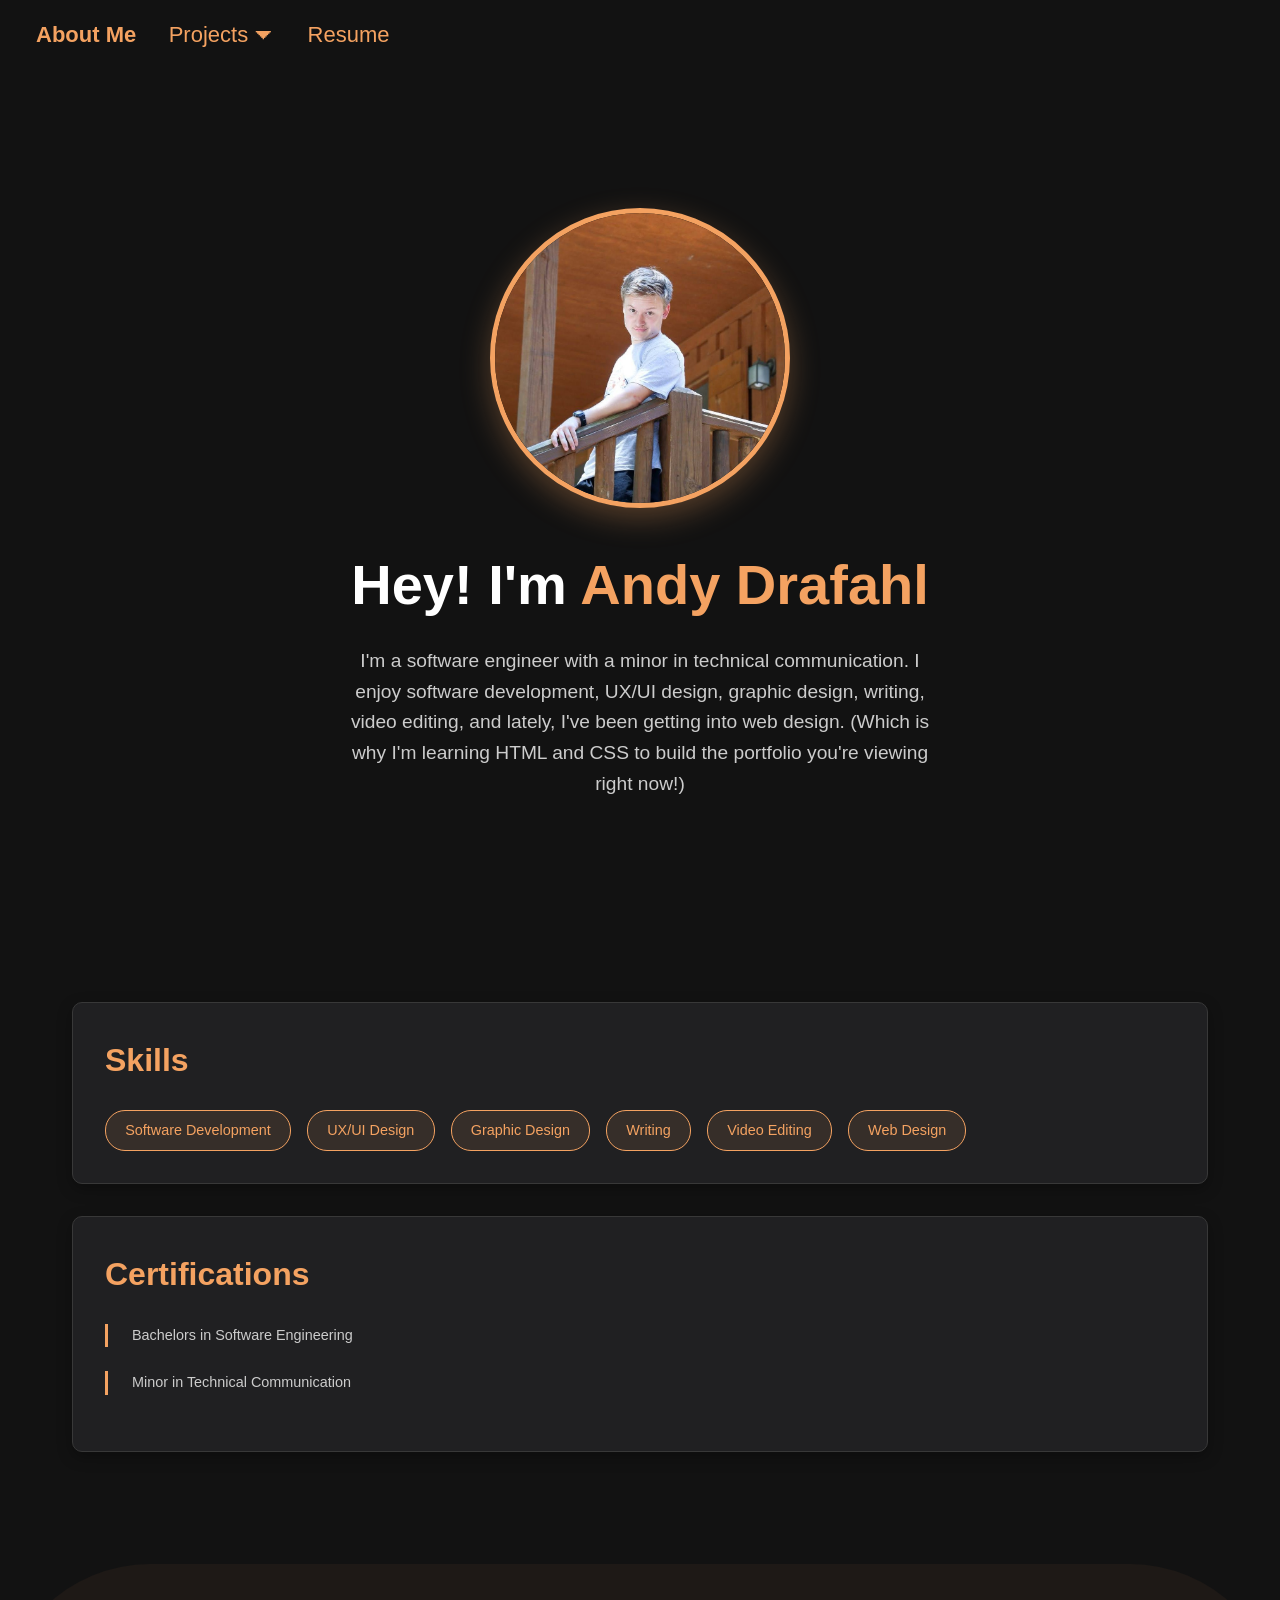
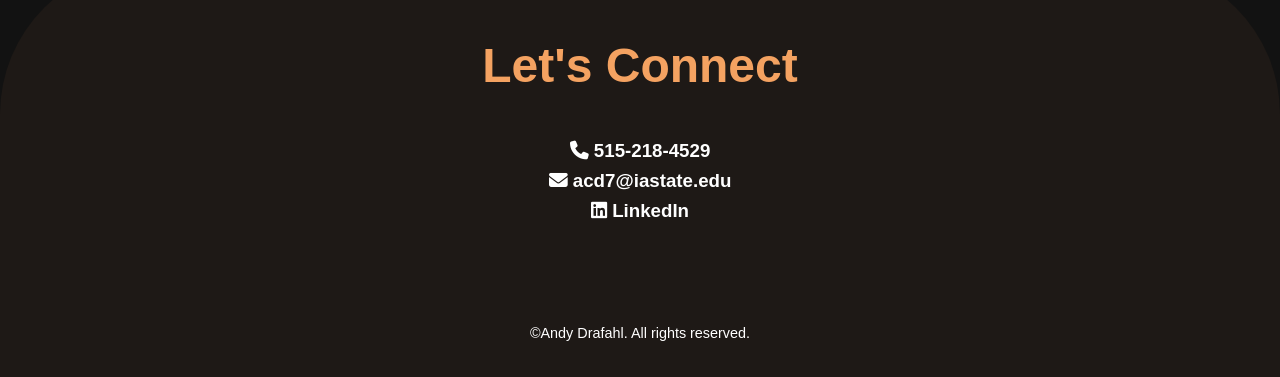
<file: index.html>
<!doctype html>
<html lang="en">
  <head>
    <meta charset="UTF-8" />
    <meta name="viewport" content="width=device-width, initial-scale=1.0" />
    <link
      rel="stylesheet"
      href="https://cdnjs.cloudflare.com/ajax/libs/font-awesome/6.5.0/css/all.min.css"
    />
    <title>Andy Drafahl | Portfolio</title>
    <style>
      :root {
        --primary: #f4a261;
        --dark: hsl(0, 0%, 7%);
        --dark-gray: hsl(240, 3%, 13%);
        --medium-gray: hsl(0, 0%, 22%);
        --light-gray: #ccc;
        --white: #fff;
      }

      * {
        margin: 0;
        padding: 0;
        box-sizing: border-box;
      }

      body {
        background-color: var(--dark);
        color: var(--white);
        font-family: "Segoe UI", Tahoma, Geneva, Verdana, sans-serif;
        line-height: 1.6;
      }

      header {
        min-height: 100vh;
        display: flex;
        flex-direction: column;
        justify-content: center;
        align-items: center;
        text-align: center;
        padding: 2rem;
        position: relative;
        overflow: hidden;
      }

      header::before {
        content: "";
        position: absolute;
        top: -50%;
        left: -50%;
        width: 200%;
        height: 200%;
        z-index: -1;
      }

      .profile-image {
        width: 300px;
        height: 300px;
        border-radius: 50%;
        object-fit: cover;
        border: 5px solid var(--primary);
        margin-bottom: 2rem;
        box-shadow: 0 10px 30px rgba(244, 162, 97, 0.3);
      }

      h1 {
        font-size: 3.5rem;
        margin-bottom: 1rem;
        font-weight: 700;
      }

      .name-highlight {
        color: var(--primary);
      }

      .tagline {
        font-size: 1.2rem;
        max-width: 600px;
        margin: 0 auto 2rem;
        color: var(--light-gray);
      }

      .container {
        max-width: 1200px;
        margin: 0 auto;
        padding: 2rem;
      }

      .card {
        background-color: var(--dark-gray);
        border-radius: 10px;
        padding: 2rem;
        margin-bottom: 2rem;
        box-shadow: 0 5px 15px rgba(0, 0, 0, 0.3);
        border: 1px solid var(--medium-gray);
      }

      h2 {
        color: var(--primary);
        font-size: 2rem;
        margin-bottom: 1.5rem;
        position: relative;
        display: inline-block;
      }

      .skills-list {
        display: flex;
        flex-wrap: wrap;
        gap: 1rem;
      }

      .skills-list li {
        list-style: none;
        background-color: rgba(244, 162, 97, 0.1);
        border: 1px solid var(--primary);
        color: var(--primary);
        padding: 0.5rem 1.2rem;
        border-radius: 20px;
        font-size: 0.9rem;
        transition: all 0.3s ease;
      }

      .skills-list :hover {
        cursor: none;
        background-color: var(--primary);
        color: var(--dark);
        transform: translateY(-3px);
      }

      .projects-grid {
        display: grid;
        grid-template-columns: repeat(auto-fill, minmax(300px, 1fr));
        gap: 2rem;
      }

      .project {
        background-color: rgba(244, 162, 97, 0.1);
        border: 1px solid var(--primary);
        border-radius: 8px;
        padding: 1.5rem;
        transition: all 0.3s ease;
      }

      .project h3 {
        color: var(--primary);
        margin-bottom: 0.5rem;
        font-size: 1.3rem;
      }

      .project p {
        color: var(--light-gray);
        margin-bottom: 1rem;
      }

      .project a {
        color: var(--primary);
        font-size: 20px;
        text-decoration: none;
        font-weight: 600;
        display: inline-flex;
        align-items: center;
        gap: 0.5rem;
      }

      .project a:hover {
        text-decoration: underline;
      }

      .certifications-list {
        margin-bottom: 1.5rem;
        padding-left: 1.5rem;

        list-style: none;
        border-left: 3px solid var(--primary);
      }

      .certifications-list h2 {
        color: var(--white);
        font-weight: 600;
        margin-bottom: 0.3rem;
      }

      .certifications-list li {
        color: var(--light-gray);
        /* line-height: 10px; */
        font-size: 0.9rem;
      }

      .contact-section {
        border-top-left-radius: 150px;
        border-top-right-radius: 150px;

        text-align: center;
        padding: 4rem 2rem;
        background-color: rgba(244, 162, 97, 0.05);
        margin-top: 3rem;
      }

      .contact-heading {
        font-size: 3rem;
        margin-bottom: 2rem;
        color: var(--primary);
      }

      .contact-links {
        display: flex;
        justify-content: center;
        gap: 2rem;
        flex-wrap: wrap;
      }

      .contact-section a {
        color: var(--light);
        text-decoration: none;
        /*background-color: var(--primary);*/
        /*text-decoration: none;*/
        /*font-size: 2rem;*/
        /*margin: 10px;*/

        /*margin-top: 100px;*/
        /*padding: 5px;*/
        /*border-radius:30px;*/
        /*transition: all 0.3s ease;*/
      }

      .contact-links a:hover {
        transform: scale(1.05);
      }

      .contact-icon {
        font-size: 1.5rem;
      }
      .custom-section {
        margin-bottom: 1.5rem;
        padding-left: 1.5rem;

        list-style: none;
        border-left: 3px solid var(--primary);
      }

      .custom-section h2 {
        color: var(--white);
        font-weight: 600;
        margin-bottom: 0.3rem;
      }

      .custom-section li {
        margin-top: 20px;
        color: var(--light-gray);
        font-size: 0.9rem;
      }
      .custom-section p {
        color: var(--light-gray);
        margin-bottom: 1rem;
      }

      footer {
        background-color: rgba(244, 162, 97, 0.05);
        text-align: center;
        padding: 2rem;
        font-size: 0.9rem;
      }

      @media (max-width: 768px) {
        h1 {
          font-size: 2.5rem;
        }

        .contact-heading {
          font-size: 2.2rem;
        }

        .projects-grid {
          grid-template-columns: 1fr;
        }

        .contact-links {
          flex-direction: column;
          align-items: center;
        }
      }

      @media (max-width: 480px) {
        h1 {
          font-size: 2rem;
        }

        .profile-image {
          width: 150px;
          height: 150px;
        }

        .contact-heading {
          font-size: 1.8rem;
        }
      }

      /* Nav bar stuff */
      #menu {
        background: var(--dark);
        height: 70px;
        padding-left: 18px;
        border-radius: 0px;
        margin-left: 4px;
      }
      #menu ul,
      #menu li {
        margin: 0 auto;
        padding: 0;
        list-style: none;
      }
      #menu ul {
        width: 100%;
        text-align: left;
      }
      #menu li {
        display: inline-block;
        position: relative;
      }
      #menu a {
        display: block;
        line-height: 70px;
        padding: 0 14px;
        text-decoration: none;
        color: #f4a261;
        font-size: 22px;
      }
      #menu p {
        display: block;
        line-height: 70px;
        padding: 0 14px;
        text-decoration: none;
        color: #f4a261;
        font-size: 22px;
      }
      #menu a.dropdown-arrow:after {
        content: "\23F7";
        margin-left: 5px;
      }
      #menu p.dropdown-arrow:after {
        content: "\23F7";
        margin-left: 5px;
      }
      #menu li a:hover {
        color: #ffffff;
        background: var(--dark);
      }
      #menu input {
        display: none;
        margin: 0;
        padding: 0;
        height: 70px;
        width: 100%;
        opacity: 0;
        cursor: pointer;
      }
      #menu label {
        display: none;
        line-height: 70px;
        text-align: center;
        position: absolute;
        left: 35px;
      }
      #menu label:before {
        font-size: 1.6em;
        color: #f4a261;
        content: "\2261";
        margin-left: 20px;
      }
      #menu ul.sub-menus {
        height: auto;
        overflow: hidden;
        width: 170px;
        background: var(--dark-gray);
        position: absolute;
        z-index: 99;
        display: none;
      }
      #menu ul.sub-menus li {
        display: block;
        text-align: left;
        width: 100%;
      }
      #menu ul.sub-menus a {
        color: #f4a261;
        font-size: 22px;
      }
      #menu li:hover ul.sub-menus {
        display: block;
      }
      #menu ul.sub-menus a:hover {
        background: var(--dark-gray);
        color: #ffffff;
      }
      @media screen and (max-width: 800px) {
        #menu {
          position: relative;
        }
        #menu ul {
          background: var(--dark);
          position: absolute;
          top: 100%;
          right: 0;
          left: 0;
          z-index: 3;
          height: auto;
          display: none;
          text-align: left;
        }
        #menu ul.sub-menus {
          width: 100%;
          position: static;
        }
        #menu ul.sub-menus a {
          padding-left: 30px;
        }
        #menu li {
          display: block;
          float: none;
          width: auto;
        }
        #menu input,
        #menu label {
          position: absolute;
          top: 0;
          left: 0;
          display: block;
        }
        #menu input {
          z-index: 4;
        }
        #menu input:checked + label {
          color: #f4a261;
        }
        #menu input:checked + label:before {
          content: "\00d7";
        }
        #menu input:checked ~ ul {
          display: block;
        }
      }

      /* mobile styles */
      @media only screen and (max-width: 767px) {
        .menu-container {
          flex-direction: column;
          align-items: flex-end;
        }

        .menu {
          position: absolute;
          box-sizing: border-box;
          width: 300px;
          right: -300px;
          top: 0;
          margin: -20px;
          padding: 75px 50px 50px;
          background: #f4a261;
          -webkit-font-smoothing: antialiased;
          /* to stop flickering of text in safari */
          transform-origin: 0% 0%;
          transform: translateX(0%);
          transition: transform 0.5s cubic-bezier(0.77, 0.2, 0.05, 1);
        }

        .menu-container input:checked ~ .menu {
          transform: translateX(-100%);
        }
      }

      /* desktop styles */
      @media only screen and (min-width: 768px) {
        .menu-container {
          width: 100%;
        }

        .menu-container a {
          color: #f4a261;
        }

        .menu-container input {
          display: none;
        }

        /* Burger menu */
        .menu-container span {
          display: none;
        }

        .menu {
          position: relative;
          width: 100%;
          display: flex;
          justify-content: space-between;
        }

        .menu ul {
          display: flex;
          padding: 0;
        }

        .menu li {
          padding: 0 20px;
        }
      }
    </style>
  </head>
  <script>
    function updatemenu() {
      if (document.getElementById("responsive-menu").checked == true) {
        document.getElementById("menu").style.borderBottomRightRadius = "0";
        document.getElementById("menu").style.borderBottomLeftRadius = "0";
      } else {
        document.getElementById("menu").style.borderRadius = "0px";
      }
    }
  </script>
  <body>
    <nav id="menu">
      <input
        type="checkbox"
        id="responsive-menu"
        onclick="updatemenu()"
      /><label></label>
      <ul>
        <li><a href="/"><b>About Me</b></a></li>
        <li>
          <p class="dropdown-arrow">Projects</p>
          <ul class="sub-menus">
            <li><a href="/softwareProjects.html">Software</a></li>
            <li><a href="/designAndWritingProjects.html">Design/Writing</a></li>
            <li><a href="/videoEditingProjects.html">Video Editing</a></li>
          </ul>
        </li>
        <li><a href="/resume.html">Resume</a></li>
      </ul>
    </nav>

    
    <header>
      <img src="Profile.jpg" alt="Andy Drafahl" class="profile-image" />
      <h1>Hey! I'm <span class="name-highlight">Andy Drafahl</span></h1>
      <p class="tagline">
        I'm a software engineer with a minor in technical communication. I enjoy
        software development, UX/UI design, graphic design, writing, video
        editing, and lately, I've been getting into web design. (Which is why
        I'm learning HTML and CSS to build the portfolio you're viewing right
        now!)
      </p>
    </header>

    <main class="container">
      <section class="card">
        <h2>Skills</h2>
        <div class="skills-list">
          <li>Software Development</li>
          <li>UX/UI Design</li>
          <li>Graphic Design</li>
          <li>Writing</li>
          <li>Video Editing</li>
          <li>Web Design</li>
        </div>
      </section>

      <section class="card">
        <h2>Certifications</h2>
        <div class="certifications-list">
          <li>Bachelors in Software Engineering</li>
        </div>
        <div class="certifications-list">
          <li>Minor in Technical Communication</li>
        </div>
      </section>
    </main>

    <section class="contact-section">
      <h2 class="contact-heading">Let's Connect</h2>
      <div class="contact-links">
        <div class="contact">
          <h3><i class="fas fa-phone"></i> 515-218-4529</h3>
          <h3>
            <i class="fas fa-envelope"></i>
            <a href="mailto:acd7@iastate.edu"> acd7@iastate.edu</a>
          </h3>
          <h3>
            <i class="fab fa-linkedin"></i
            ><a href="https://www.linkedin.com/in/andy-drafahl" target="_blank">
              LinkedIn</a
            >
          </h3>
        </div>
      </div>
    </section>

    <footer>
      <p>&copy;Andy Drafahl. All rights reserved.</p>
    </footer>
  </body>
</html>
</file>
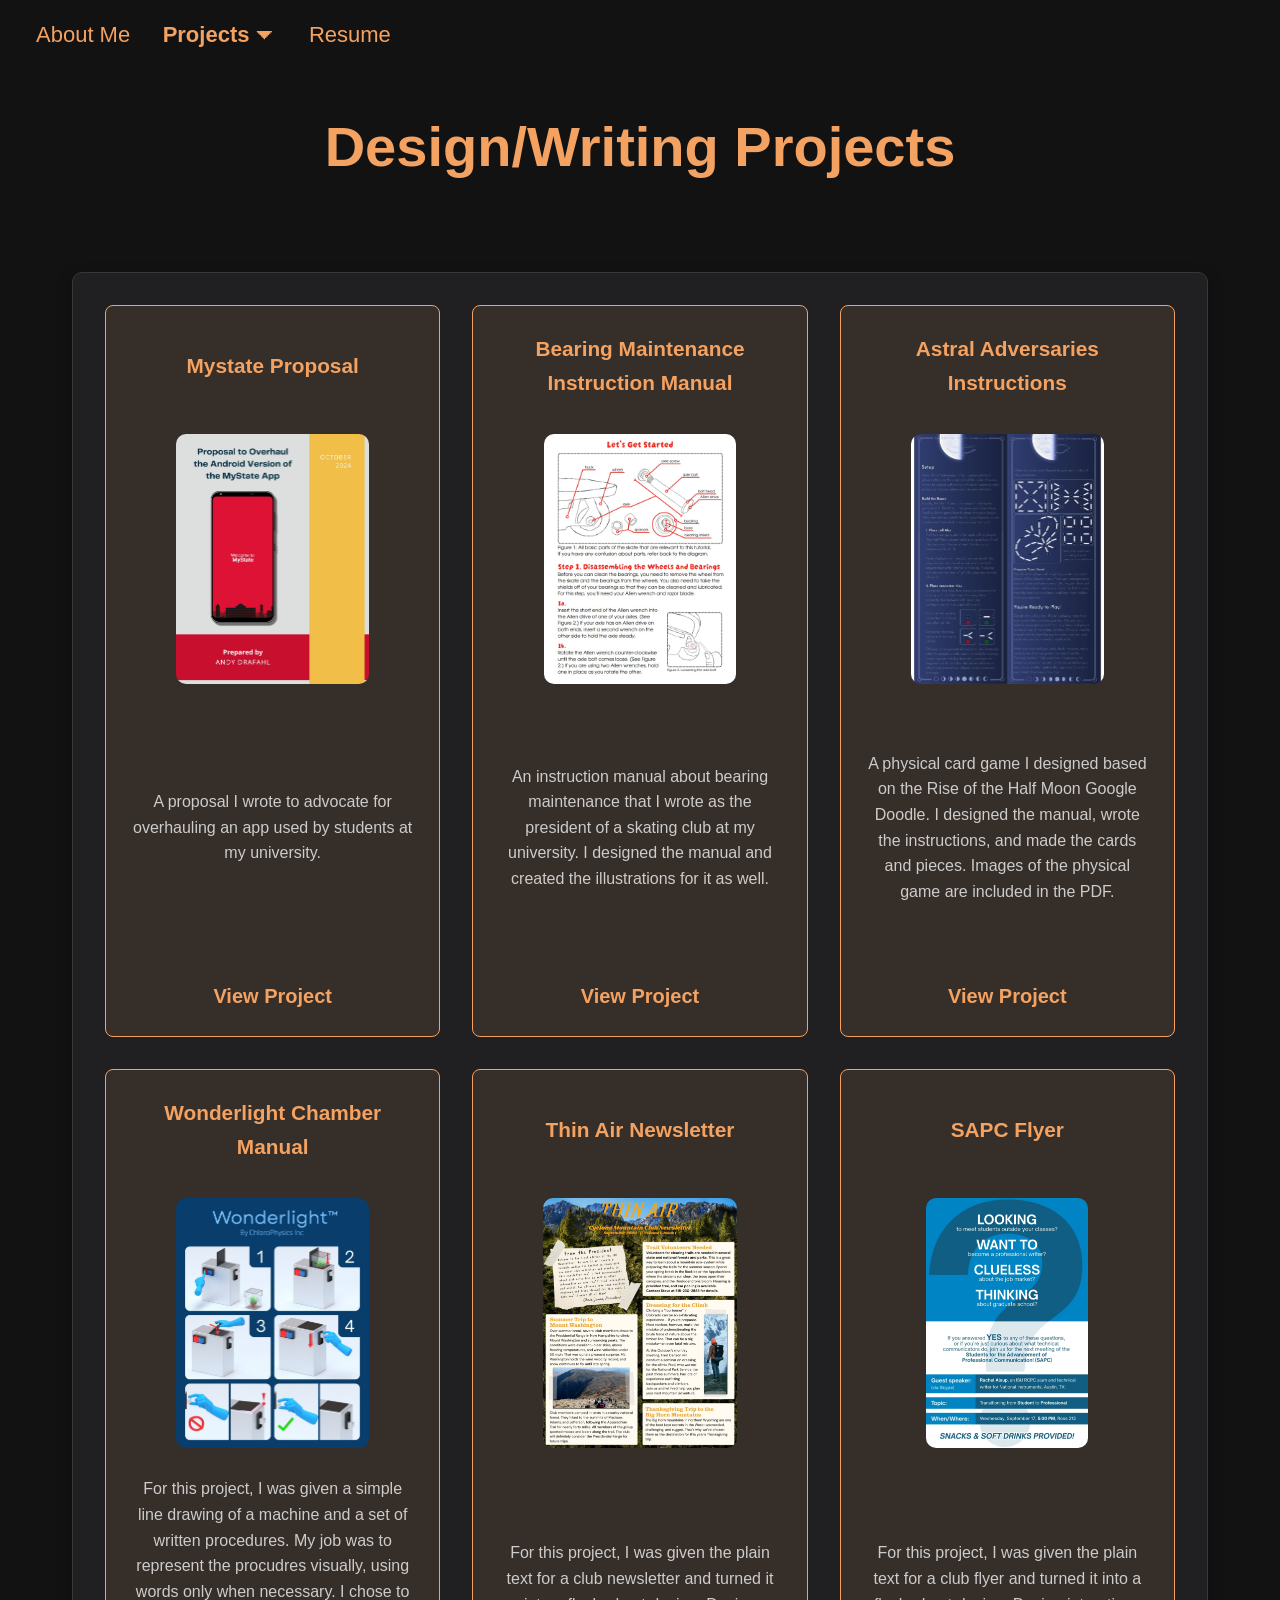
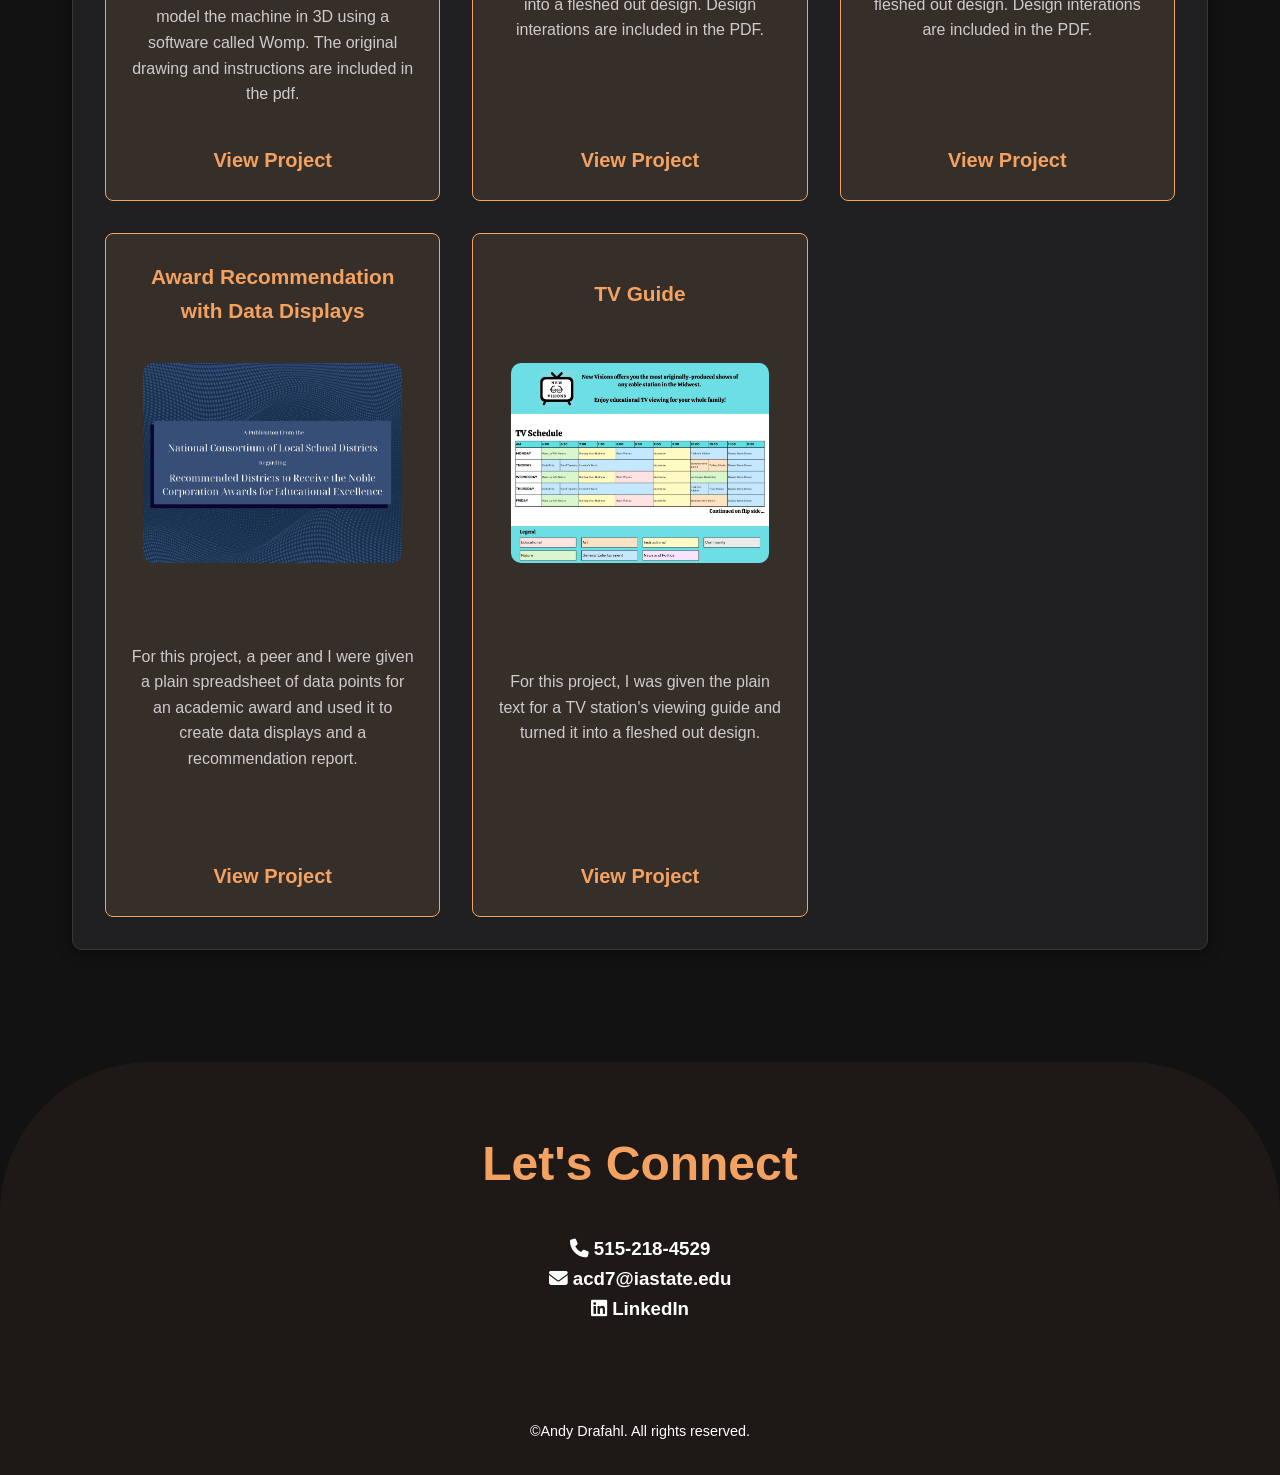
<file: designAndWritingProjects.html>
<!doctype html>
<html lang="en">
  <head>
    <meta charset="UTF-8" />
    <meta name="viewport" content="width=device-width, initial-scale=1.0" />
    <link
      rel="stylesheet"
      href="https://cdnjs.cloudflare.com/ajax/libs/font-awesome/6.5.0/css/all.min.css"
    />
    <title>Andy Drafahl | Portfolio</title>
    <style>
      :root {
        --primary: #f4a261;
        --dark: hsl(0, 0%, 7%);
        --dark-gray: hsl(240, 2%, 13%);
        --medium-gray: hsl(0, 0%, 22%);
        --light-gray: #ccc;
        --white: #fff;
      }

      * {
        margin: 0;
        padding: 0;
        box-sizing: border-box;
      }

      body {
        background-color: var(--dark);
        color: var(--white);
        font-family: "Segoe UI", Tahoma, Geneva, Verdana, sans-serif;
        line-height: 1.6;
      }

      header {
        min-height: 100vh;
        flex-direction: column;
        justify-content: center;
        align-items: center;
        text-align: center;
        padding: 2rem;
        position: relative;
        overflow: hidden;
      }

      heading {
        min-height: 10vh;
        display: flex;
        flex-direction: column;
        justify-content: center;
        align-items: center;
        text-align: center;
        padding: 2rem;
        position: relative;
        overflow: hidden;
      }

      header::before {
        content: "";
        position: absolute;
        top: -50%;
        left: -50%;
        width: 200%;
        height: 200%;
        z-index: -1;
      }

      .profile-image {
        width: 300px;
        height: 300px;
        border-radius: 50%;
        object-fit: cover;
        border: 5px solid var(--primary);
        margin-bottom: 2rem;
        box-shadow: 0 10px 30px rgba(244, 162, 97, 0.3);
      }

      h1 {
        font-size: 3.5rem;
        margin-bottom: 1rem;
        font-weight: 700;
      }

      .name-highlight {
        color: var(--primary);
      }

      .tagline {
        font-size: 1.2rem;
        max-width: 600px;
        margin: 0 auto 2rem;
        color: var(--light-gray);
      }

      .container {
        max-width: 1200px;
        margin: 0 auto;
        padding: 2rem;
      }

      .card {
        background-color: var(--dark-gray);
        border-radius: 10px;
        padding: 2rem;
        margin-bottom: 2rem;
        box-shadow: 0 5px 15px rgba(0, 0, 0, 0.3);
        border: 1px solid var(--medium-gray);
      }

      h2 {
        color: var(--primary);
        font-size: 2rem;
        margin-bottom: 1.5rem;
        position: relative;
        display: inline-block;
      }

      .skills-list {
        display: flex;
        flex-wrap: wrap;
        gap: 1rem;
      }

      .skills-list li {
        list-style: none;
        background-color: rgba(244, 162, 97, 0.1);
        border: 1px solid var(--primary);
        color: var(--primary);
        padding: 0.5rem 1.2rem;
        border-radius: 20px;
        font-size: 0.9rem;
        transition: all 0.3s ease;
      }

      .skills-list :hover {
        cursor: none;
        background-color: var(--primary);
        color: var(--dark);
        transform: translateY(-3px);
      }

      .projects-grid {
        display: grid;
        grid-template-columns: repeat(auto-fill, minmax(300px, 1fr));
        gap: 2rem;
      }

      .project {
        background-color: rgba(244, 162, 97, 0.1);
        border: 1px solid var(--primary);
        border-radius: 8px;
        padding: 1.5rem;
        transition: all 0.3s ease;
        text-align: center;

        display: flex;
        flex-direction: column;
      }

      .project h3 {
        color: var(--primary);
        margin-bottom: 0.5rem;
        font-size: 1.3rem;
      }

      .project h1 {
        color: var(--primary);
        margin-bottom: 0.5rem;
        font-size: 0.1rem;
      }

      .project p {
        color: var(--light-gray);
        margin-bottom: 1rem;
      }

      .project a {
        color: var(--primary);
        font-size: 20px;
        text-decoration: none;
        font-weight: 600;
      }

      .project a:hover {
        text-decoration: underline;
      }

      .project-title-wrapper {
        min-height: 5rem;
        display: flex;
        align-items: center;
        justify-content: center;
        text-align: center;
      }

      .project-img-wrapper {
        min-height: 250px;
        display: flex;
        align-items: center;
        justify-content: center;
      }

      .project-description-wrapper {
        min-height: 16rem;
        display: flex;
        align-items: center;
        justify-content: center;
        text-align: center;
      }

      .project-link-wrapper {
        min-height: 2rem;
        display: flex;
        align-items: center;
        justify-content: center;
        margin-top: 1rem;
      }

      .project-img-square {
        max-width: 70%;
        max-height: 70%;
        object-fit: contain;
        align-self: center;
        margin: 1.5rem 0;
        border-radius: 10px;
      }

      .project-img-portrait {
        max-width: 70%;
        height: 250px;
        object-fit: contain;
        align-self: center;
        margin: 1.5rem 0;
        border-radius: 10px;
      }

      .project-img-landscape {
        max-width: 100%;
        height: 200px;
        object-fit: contain;
        align-self: center;
        margin: 1.5rem 0;
        border-radius: 10px;
      }

      .project-img-youtube {
        max-width: 100%;
        height: 160px;
        object-fit: contain;
        align-self: center;
        margin: 1.5rem 0;
        border-radius: 10px;
      }

      .certifications-list {
        margin-bottom: 1.5rem;
        padding-left: 1.5rem;

        list-style: none;
        border-left: 3px solid var(--primary);
      }

      .certifications-list h2 {
        color: var(--white);
        font-weight: 600;
        margin-bottom: 0.3rem;
      }

      .certifications-list li {
        color: var(--light-gray);
        /* line-height: 10px; */
        font-size: 0.9rem;
      }

      .contact-section {
        border-top-left-radius: 150px;
        border-top-right-radius: 150px;

        text-align: center;
        padding: 4rem 2rem;
        background-color: rgba(244, 162, 97, 0.05);
        margin-top: 3rem;
      }

      .contact-heading {
        font-size: 3rem;
        margin-bottom: 2rem;
        color: var(--primary);
      }

      .contact-links {
        display: flex;
        justify-content: center;
        gap: 2rem;
        flex-wrap: wrap;
      }

      .contact-section a {
        color: var(--light);
        text-decoration: none;
        /*background-color: var(--primary);*/
        /*text-decoration: none;*/
        /*font-size: 2rem;*/
        /*margin: 10px;*/

        /*margin-top: 100px;*/
        /*padding: 5px;*/
        /*border-radius:30px;*/
        /*transition: all 0.3s ease;*/
      }

      .contact-links a:hover {
        transform: scale(1.05);
      }

      .contact-icon {
        font-size: 1.5rem;
      }
      .custom-section {
        margin-bottom: 1.5rem;
        padding-left: 1.5rem;

        list-style: none;
        border-left: 3px solid var(--primary);
      }

      .custom-section h2 {
        color: var(--white);
        font-weight: 600;
        margin-bottom: 0.3rem;
      }

      .custom-section li {
        margin-top: 20px;
        color: var(--light-gray);
        font-size: 0.9rem;
      }
      .custom-section p {
        color: var(--light-gray);
        margin-bottom: 1rem;
      }

      footer {
        background-color: rgba(244, 162, 97, 0.05);
        text-align: center;
        padding: 2rem;
        font-size: 0.9rem;
      }

      @media (max-width: 768px) {
        h1 {
          font-size: 2.5rem;
        }

        .contact-heading {
          font-size: 2.2rem;
        }

        .projects-grid {
          grid-template-columns: 1fr;
        }

        .contact-links {
          flex-direction: column;
          align-items: center;
        }
      }

      @media (max-width: 480px) {
        h1 {
          font-size: 2rem;
        }

        .profile-image {
          width: 150px;
          height: 150px;
        }

        .contact-heading {
          font-size: 1.8rem;
        }
      }

      /* Nav bar stuff */
      #menu {
        background: var(--dark);
        height: 70px;
        padding-left: 18px;
        border-radius: 0px;
        margin-left: 4px;
      }
      #menu ul,
      #menu li {
        margin: 0 auto;
        padding: 0;
        list-style: none;
      }
      #menu ul {
        width: 100%;
        text-align: left;
      }
      #menu li {
        display: inline-block;
        position: relative;
      }
      #menu a {
        display: block;
        line-height: 70px;
        padding: 0 14px;
        text-decoration: none;
        color: #f4a261;
        font-size: 22px;
      }
      #menu p {
        display: block;
        line-height: 70px;
        padding: 0 14px;
        text-decoration: none;
        color: #f4a261;
        font-size: 22px;
      }
      #menu a.dropdown-arrow:after {
        content: "\23F7";
        margin-left: 5px;
      }
      #menu p.dropdown-arrow:after {
        content: "\23F7";
        margin-left: 5px;
      }
      #menu li a:hover {
        color: #ffffff;
        background: var(--dark);
      }
      #menu input {
        display: none;
        margin: 0;
        padding: 0;
        height: 70px;
        width: 100%;
        opacity: 0;
        cursor: pointer;
      }
      #menu label {
        display: none;
        line-height: 70px;
        text-align: center;
        position: absolute;
        left: 35px;
      }
      #menu label:before {
        font-size: 1.6em;
        color: #f4a261;
        content: "\2261";
        margin-left: 20px;
      }
      #menu ul.sub-menus {
        height: auto;
        overflow: hidden;
        width: 170px;
        background: var(--dark-gray);
        position: absolute;
        z-index: 99;
        display: none;
      }
      #menu ul.sub-menus li {
        display: block;
        text-align: left;
        width: 100%;
      }
      #menu ul.sub-menus a {
        color: #f4a261;
        font-size: 22px;
      }
      #menu li:hover ul.sub-menus {
        display: block;
      }
      #menu ul.sub-menus a:hover {
        background: var(--dark-gray);
        color: #ffffff;
      }
      @media screen and (max-width: 800px) {
        #menu {
          position: relative;
        }
        #menu ul {
          background: var(--dark);
          position: absolute;
          top: 100%;
          right: 0;
          left: 0;
          z-index: 3;
          height: auto;
          display: none;
          text-align: left;
        }
        #menu ul.sub-menus {
          width: 100%;
          position: static;
        }
        #menu ul.sub-menus a {
          padding-left: 30px;
        }
        #menu li {
          display: block;
          float: none;
          width: auto;
        }
        #menu input,
        #menu label {
          position: absolute;
          top: 0;
          left: 0;
          display: block;
        }
        #menu input {
          z-index: 4;
        }
        #menu input:checked + label {
          color: #f4a261;
        }
        #menu input:checked + label:before {
          content: "\00d7";
        }
        #menu input:checked ~ ul {
          display: block;
        }
      }

      /* mobile styles */
      @media only screen and (max-width: 767px) {
        .menu-container {
          flex-direction: column;
          align-items: flex-end;
        }

        .menu {
          position: absolute;
          box-sizing: border-box;
          width: 300px;
          right: -300px;
          top: 0;
          margin: -20px;
          padding: 75px 50px 50px;
          background: #f4a261;
          -webkit-font-smoothing: antialiased;
          /* to stop flickering of text in safari */
          transform-origin: 0% 0%;
          transform: translateX(0%);
          transition: transform 0.5s cubic-bezier(0.77, 0.2, 0.05, 1);
        }

        .menu-container input:checked ~ .menu {
          transform: translateX(-100%);
        }
      }

      /* desktop styles */
      @media only screen and (min-width: 768px) {
        .menu-container {
          width: 100%;
        }

        .menu-container a {
          color: #f4a261;
        }

        .menu-container input {
          display: none;
        }

        /* Burger menu */
        .menu-container span {
          display: none;
        }

        .menu {
          position: relative;
          width: 100%;
          display: flex;
          justify-content: space-between;
        }

        .menu ul {
          display: flex;
          padding: 0;
        }

        .menu li {
          padding: 0 20px;
        }
      }
    </style>
  </head>
  <script>
    function updatemenu() {
      if (document.getElementById("responsive-menu").checked == true) {
        document.getElementById("menu").style.borderBottomRightRadius = "0";
        document.getElementById("menu").style.borderBottomLeftRadius = "0";
      } else {
        document.getElementById("menu").style.borderRadius = "0px";
      }
    }
  </script>
  <body>
    <nav id="menu">
      <input
        type="checkbox"
        id="responsive-menu"
        onclick="updatemenu()"
      /><label></label>
      <ul>
        <li><a href="/">About Me</a></li>
        <li>
          <p class="dropdown-arrow"><b>Projects</b></p>
          <ul class="sub-menus">
            <li><a href="/softwareProjects.html">Software</a></li>
            <li><a href="/designAndWritingProjects.html">Design/Writing</a></li>
            <li><a href="/videoEditingProjects.html">Video Editing</a></li>
          </ul>
        </li>
        <li><a href="/resume.html">Resume</a></li>
      </ul>
    </nav>

    <heading>
      <h1><span class="name-highlight">Design/Writing Projects</span></h1>
    </heading>

    <main class="container">
      <section class="card">
        <div class="projects-grid">
          <div class="project">
            <div class="project-title-wrapper">
              <h3>Mystate Proposal</h3>
            </div>
            <div class="project-img-wrapper">
              <img
                class="project-img-portrait"
                src="projectImages/designAndWriting/myStateProposalThumbnail.jpg"
                alt="KSwap Icon"
              />
            </div>
            <div class="project-description-wrapper">
              <p>
                A proposal I wrote to advocate for overhauling an app used by
                students at my university.
              </p>
            </div>
            <div class="project-link-wrapper">
              <a
                href="projectImages/designAndWriting/myStateProposal.pdf"
                target="_blank"
                >View Project</a
              >
            </div>
          </div>

          <div class="project">
            <div class="project-title-wrapper">
              <h3>Bearing Maintenance Instruction Manual</h3>
            </div>
            <div class="project-img-wrapper">
              <img
                class="project-img-portrait"
                src="projectImages/designAndWriting/bearingMaintenanceThumbnail.jpg"
                alt="KSwap Icon"
              />
            </div>
            <div class="project-description-wrapper">
              <p>
                An instruction manual about bearing maintenance that I wrote as
                the president of a skating club at my university. I designed the
                manual and created the illustrations for it as well.
              </p>
            </div>
            <div class="project-link-wrapper">
              <a
                href="projectImages/designAndWriting/bearingMaintenance.pdf"
                target="_blank"
                >View Project</a
              >
            </div>
          </div>

          <div class="project">
            <div class="project-title-wrapper">
              <h3>Astral Adversaries Instructions</h3>
            </div>
            <div class="project-img-wrapper">
              <img
                class="project-img-portrait"
                src="projectImages/designAndWriting/astralAdversariesThumbnail.jpg"
                alt="CasualConvoAI Logo"
              />
            </div>
            <div class="project-description-wrapper">
              <p>
                A physical card game I designed based on the Rise of the Half
                Moon Google Doodle. I designed the manual, wrote the
                instructions, and made the cards and pieces. Images of the
                physical game are included in the PDF.
              </p>
            </div>
            <div class="project-link-wrapper">
              <a
                href="projectImages/designAndWriting/astralAdversariesPortfolioVersion.pdf"
                target="_blank"
                >View Project</a
              >
            </div>
          </div>

          <div class="project">
            <div class="project-title-wrapper">
              <h3>Wonderlight Chamber Manual</h3>
            </div>
            <div class="project-img-wrapper">
              <img
                class="project-img-portrait"
                src="projectImages/designAndWriting/wonderLightChamberThumbnail.jpg"
                alt="KSwap Icon"
              />
            </div>
            <div class="project-description-wrapper">
              <p>
                For this project, I was given a simple line drawing of a machine
                and a set of written procedures. My job was to represent the
                procudres visually, using words only when necessary. I chose to
                model the machine in 3D using a software called Womp. The
                original drawing and instructions are included in the pdf.
              </p>
            </div>
            <div class="project-link-wrapper">
              <a
                href="projectImages/designAndWriting/wonderLightChamber.pdf"
                target="_blank"
                >View Project</a
              >
            </div>
          </div>

          <div class="project">
            <div class="project-title-wrapper">
              <h3>Thin Air Newsletter</h3>
            </div>
            <div class="project-img-wrapper">
              <img
                class="project-img-portrait"
                src="projectImages/designAndWriting/thinAirNewsletterThumbnail.jpg"
                alt="I wonder what will go here"
              />
            </div>
            <div class="project-description-wrapper">
              <p>
                For this project, I was given the plain text for a club
                newsletter and turned it into a fleshed out design. Design
                interations are included in the PDF.
              </p>
            </div>
            <div class="project-link-wrapper">
              <a
                href="projectImages/designAndWriting/thinAirNewsletter.pdf"
                target="_blank"
                >View Project</a
              >
            </div>
          </div>

          <div class="project">
            <div class="project-title-wrapper">
              <h3>SAPC Flyer</h3>
            </div>
            <div class="project-img-wrapper">
              <img
                class="project-img-portrait"
                src="projectImages/designAndWriting/SAPCFlyerThumbnail.jpg"
                alt="I wonder what will go here"
              />
            </div>
            <div class="project-description-wrapper">
              <p>
                For this project, I was given the plain text for a club flyer
                and turned it into a fleshed out design. Design interations are
                included in the PDF.
              </p>
            </div>
            <div class="project-link-wrapper">
              <a
                href="projectImages/designAndWriting/SAPCFlyer.pdf"
                target="_blank"
                >View Project</a
              >
            </div>
          </div>

          <div class="project">
            <div class="project-title-wrapper">
              <h3>Award Recommendation with Data Displays</h3>
            </div>
            <div class="project-img-wrapper">
              <img
                class="project-img-landscape"
                src="projectImages/designAndWriting/dataDisplayThumbnail.jpg"
                alt="I wonder what will go here"
              />
            </div>
            <div class="project-description-wrapper">
              <p>
                For this project, a peer and I were given a plain spreadsheet of
                data points for an academic award and used it to create data
                displays and a recommendation report.
              </p>
            </div>
            <div class="project-link-wrapper">
              <a
                href="projectImages/designAndWriting/dataDisplays.pdf"
                target="_blank"
                >View Project</a
              >
            </div>
          </div>

          <div class="project">
            <div class="project-title-wrapper">
              <h3>TV Guide</h3>
            </div>
            <div class="project-img-wrapper">
              <img
                class="project-img-landscape"
                src="projectImages/designAndWriting/TVGuideThumbnail.jpg"
                alt="I wonder what will go here"
              />
            </div>
            <div class="project-description-wrapper">
              <p>
                For this project, I was given the plain text for a TV station's
                viewing guide and turned it into a fleshed out design.
              </p>
            </div>
            <div class="project-link-wrapper">
              <a
                href="projectImages/designAndWriting/TVGuide.pdf"
                target="_blank"
                >View Project</a
              >
            </div>
          </div>
        </div>
      </section>
    </main>

    <section class="contact-section">
      <h2 class="contact-heading">Let's Connect</h2>
      <div class="contact-links">
        <div class="contact">
          <h3><i class="fas fa-phone"></i> 515-218-4529</h3>
          <h3>
            <i class="fas fa-envelope"></i>
            <a href="mailto:acd7@iastate.edu"> acd7@iastate.edu</a>
          </h3>
          <h3>
            <i class="fab fa-linkedin"></i
            ><a href="https://www.linkedin.com/in/andy-drafahl" target="_blank">
              LinkedIn</a
            >
          </h3>
        </div>
      </div>
    </section>

    <footer>
      <p>&copy;Andy Drafahl. All rights reserved.</p>
    </footer>
  </body>
</html>
</file>
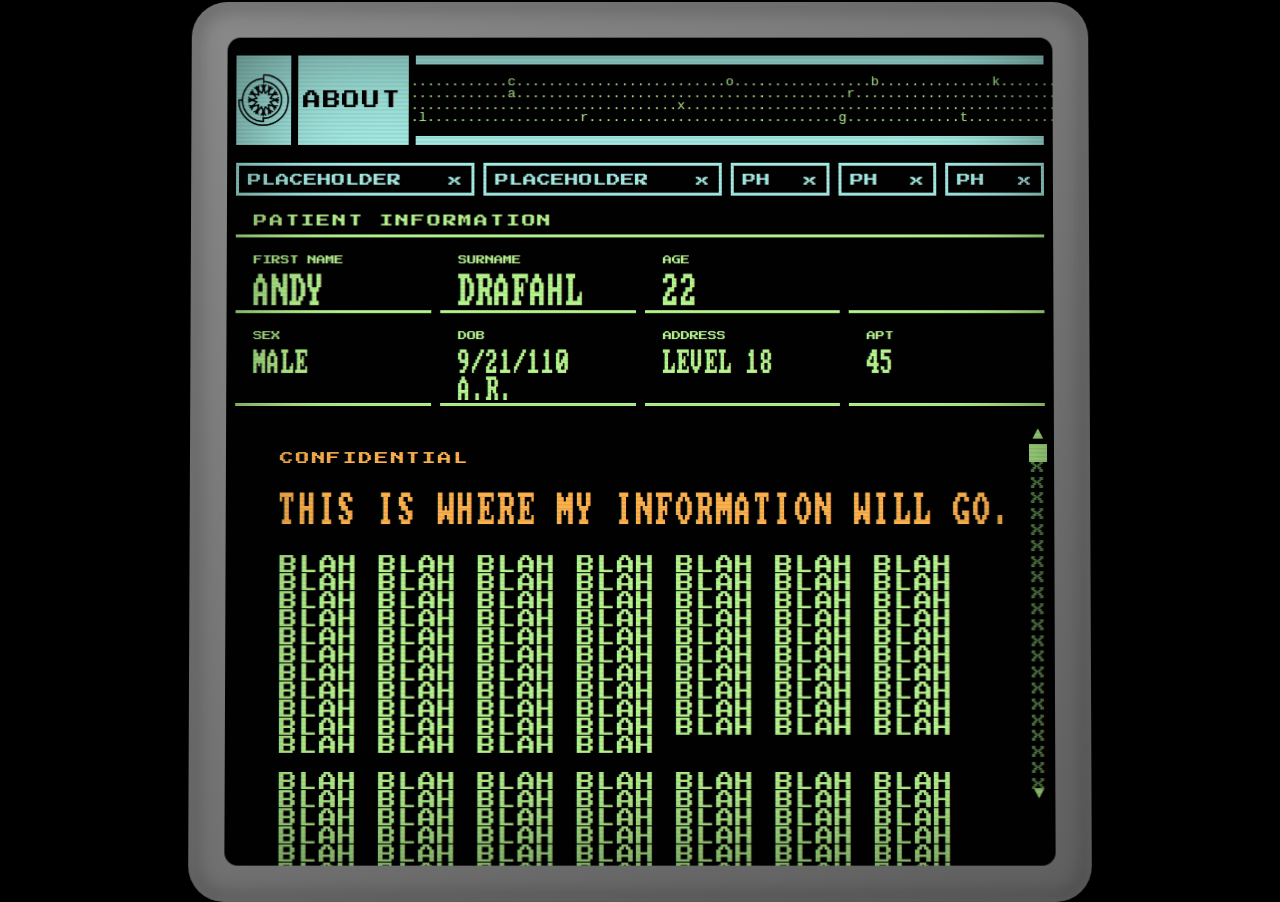
<file: indexAlt.html>
<!doctype html>
<html lang="en">
  <head>
    <meta charset="UTF-8" />
    <meta name="viewport" content="width=device-width, initial-scale=1.0" />
    <title>Alt Portfolio</title>
    <link rel="stylesheet" href="css/altStyles.css" />

    <!-- fonts  -->
    <link
      href="https://fonts.googleapis.com/css2?family=Press+Start+2P&display=swap"
      rel="stylesheet"
    />
    <link
      href="https://int10h.org/oldschool-pc-fonts/fontlist/font?ibm_bios-2y"
      rel="stylesheet"
    />
  </head>

  <body>
    <div class="monitor">
      <div class="screen">
        <div class="title">
          <div class="title__box title__box--logo">
            <img
              src="projectImages/altAboutPage/siloLogoCutout.png"
              alt="logo"
            />
          </div>

          <div class="title__box title__box--page-name">
            <span class="text title__text">ABOUT</span>
          </div>

          <div class="title__box title__box--letter-scramble">
            <div class="letter-scramble__bar"></div>
            <div class="letter-scramble__text">
              .............c..........................o.................b..............k.......
              .............a.........................................r.........................
              ..................................x..............................................
              ..l...................r...............................g..............t...........
            </div>
            <div class="letter-scramble__bar"></div>
          </div>
        </div>
        <div class="options">
          <div class="options__box" style="--box-width: 26.5">
            <span class="options__label">PLACEHOLDER</span>
            <span class="options__label">x</span>
          </div>

          <div class="options__box" style="--box-width: 26.5">
            <span class="options__label">PLACEHOLDER</span>
            <span class="options__label">x</span>
          </div>

          <div class="options__box" style="--box-width: 9.2">
            <span class="options__label">PH</span>
            <span class="options__label">x</span>
          </div>

          <div class="options__box" style="--box-width: 9.2">
            <span class="options__label">PH</span>
            <span class="options__label">x</span>
          </div>

          <div class="options__box" style="--box-width: 9.2">
            <span class="options__label">PH</span>
            <span class="options__label">x</span>
          </div>
        </div>
        <div class="patient-info">
          <div class="patient-info__header">
            <span class="patient-info__header-text">PATIENT INFORMATION</span>
          </div>

          <div class="patient-info__field-row">
            <div class="patient-info__text-box">
              <span class="patient-info__field-label">FIRST NAME</span>
              <span class="patient-info__field-value--top-row">ANDY</span>
            </div>

            <div class="patient-info__text-box">
              <span class="patient-info__field-label">SURNAME</span>
              <span class="patient-info__field-value--top-row">DRAFAHL</span>
            </div>

            <div class="patient-info__text-box">
              <span class="patient-info__field-label">AGE</span>
              <span class="patient-info__field-value--top-row">22</span>
            </div>
            <div class="patient-info__text-box"></div>
          </div>

          <div class="patient-info__field-row">
            <div class="patient-info__text-box">
              <span class="patient-info__field-label">SEX</span>
              <span class="patient-info__field-value--bottom-row">MALE</span>
            </div>
            <div class="patient-info__text-box">
              <span class="patient-info__field-label">DOB</span>
              <span class="patient-info__field-value--bottom-row"
                >9/21/110 A.R.</span
              >
            </div>
            <div class="patient-info__text-box">
              <span class="patient-info__field-label">ADDRESS</span>
              <span class="patient-info__field-value--bottom-row"
                >LEVEL 18</span
              >
            </div>
            <div class="patient-info__text-box">
              <span class="patient-info__field-label">APT</span>
              <span class="patient-info__field-value--bottom-row">45</span>
            </div>
          </div>
        </div>

        <div class="content-scroll">
          <div class="content-scroll__viewport" id="scrollViewport">
            <!-- long content goes here -->
            <span class="content-scroll__text--orange-header"
              >CONFIDENTIAL</span
            >
            <span class="content-scroll__text--orange-body"
              >THIS IS WHERE MY INFORMATION WILL GO.</span
            >
            <span class="content-scroll__text--green-body">
              <p>
                BLAH BLAH BLAH BLAH BLAH BLAH BLAH BLAH BLAH BLAH BLAH BLAH BLAH
                BLAH BLAH BLAH BLAH BLAH BLAH BLAH BLAH BLAH BLAH BLAH BLAH BLAH
                BLAH BLAH BLAH BLAH BLAH BLAH BLAH BLAH BLAH BLAH BLAH BLAH BLAH
                BLAH BLAH BLAH BLAH BLAH BLAH BLAH BLAH BLAH BLAH BLAH BLAH BLAH
                BLAH BLAH BLAH BLAH BLAH BLAH BLAH BLAH BLAH BLAH BLAH BLAH BLAH
                BLAH BLAH BLAH BLAH BLAH BLAH BLAH BLAH BLAH
              </p>
              <p>
                BLAH BLAH BLAH BLAH BLAH BLAH BLAH BLAH BLAH BLAH BLAH BLAH BLAH
                BLAH BLAH BLAH BLAH BLAH BLAH BLAH BLAH BLAH BLAH BLAH BLAH BLAH
                BLAH BLAH BLAH BLAH BLAH BLAH BLAH BLAH BLAH BLAH BLAH BLAH BLAH
                BLAH BLAH BLAH BLAH BLAH BLAH BLAH BLAH BLAH BLAH BLAH BLAH BLAH
                BLAH BLAH BLAH BLAH BLAH BLAH BLAH BLAH BLAH BLAH BLAH BLAH BLAH
                BLAH BLAH BLAH BLAH BLAH BLAH BLAH BLAH BLAH
              </p>
              <p>
                BLAH BLAH BLAH BLAH BLAH BLAH BLAH BLAH BLAH BLAH BLAH BLAH BLAH
                BLAH BLAH BLAH BLAH BLAH BLAH BLAH BLAH BLAH BLAH BLAH BLAH BLAH
                BLAH BLAH BLAH BLAH BLAH BLAH BLAH BLAH BLAH BLAH BLAH BLAH BLAH
                BLAH BLAH BLAH BLAH BLAH BLAH BLAH BLAH BLAH BLAH BLAH BLAH BLAH
                BLAH BLAH BLAH BLAH BLAH BLAH BLAH BLAH BLAH BLAH BLAH BLAH BLAH
                BLAH BLAH BLAH BLAH BLAH BLAH BLAH BLAH BLAH
              </p>
              <p>
                BLAH BLAH BLAH BLAH BLAH BLAH BLAH BLAH BLAH BLAH BLAH BLAH BLAH
                BLAH BLAH BLAH BLAH BLAH BLAH BLAH BLAH BLAH BLAH BLAH BLAH BLAH
                BLAH BLAH BLAH BLAH BLAH BLAH BLAH BLAH BLAH BLAH BLAH BLAH BLAH
                BLAH BLAH BLAH BLAH BLAH BLAH BLAH BLAH BLAH BLAH BLAH BLAH BLAH
                BLAH BLAH BLAH BLAH BLAH BLAH BLAH BLAH BLAH BLAH BLAH BLAH BLAH
                BLAH BLAH BLAH BLAH BLAH BLAH BLAH BLAH BLAH
              </p>
              <p>
                BLAH BLAH BLAH BLAH BLAH BLAH BLAH BLAH BLAH BLAH BLAH BLAH BLAH
                BLAH BLAH BLAH BLAH BLAH BLAH BLAH BLAH BLAH BLAH BLAH BLAH BLAH
                BLAH BLAH BLAH BLAH BLAH BLAH BLAH BLAH BLAH BLAH BLAH BLAH BLAH
                BLAH BLAH BLAH BLAH BLAH BLAH BLAH BLAH BLAH BLAH BLAH BLAH BLAH
                BLAH BLAH BLAH BLAH BLAH BLAH BLAH BLAH BLAH BLAH BLAH BLAH BLAH
                BLAH BLAH BLAH BLAH BLAH BLAH BLAH BLAH BLAH
              </p>
              <p>
                BLAH BLAH BLAH BLAH BLAH BLAH BLAH BLAH BLAH BLAH BLAH BLAH BLAH
                BLAH BLAH BLAH BLAH BLAH BLAH BLAH BLAH BLAH BLAH BLAH BLAH BLAH
                BLAH BLAH BLAH BLAH BLAH BLAH BLAH BLAH BLAH BLAH BLAH BLAH BLAH
                BLAH BLAH BLAH BLAH BLAH BLAH BLAH BLAH BLAH BLAH BLAH BLAH BLAH
                BLAH BLAH BLAH BLAH BLAH BLAH BLAH BLAH BLAH BLAH BLAH BLAH BLAH
                BLAH BLAH BLAH BLAH BLAH BLAH BLAH BLAH BLAH
              </p>
              <p>
                BLAH BLAH BLAH BLAH BLAH BLAH BLAH BLAH BLAH BLAH BLAH BLAH BLAH
                BLAH BLAH BLAH BLAH BLAH BLAH BLAH BLAH BLAH BLAH BLAH BLAH BLAH
                BLAH BLAH BLAH BLAH BLAH BLAH BLAH BLAH BLAH BLAH BLAH BLAH BLAH
                BLAH BLAH BLAH BLAH BLAH BLAH BLAH BLAH BLAH BLAH BLAH BLAH BLAH
                BLAH BLAH BLAH BLAH BLAH BLAH BLAH BLAH BLAH BLAH BLAH BLAH BLAH
                BLAH BLAH BLAH BLAH BLAH BLAH BLAH BLAH BLAH
              </p>
              <p>
                BLAH BLAH BLAH BLAH BLAH BLAH BLAH BLAH BLAH BLAH BLAH BLAH BLAH
                BLAH BLAH BLAH BLAH BLAH BLAH BLAH BLAH BLAH BLAH BLAH BLAH BLAH
                BLAH BLAH BLAH BLAH BLAH BLAH BLAH BLAH BLAH BLAH BLAH BLAH BLAH
                BLAH BLAH BLAH BLAH BLAH BLAH BLAH BLAH BLAH BLAH BLAH BLAH BLAH
                BLAH BLAH BLAH BLAH BLAH BLAH BLAH BLAH BLAH BLAH BLAH BLAH BLAH
                BLAH BLAH BLAH BLAH BLAH BLAH BLAH BLAH BLAH
              </p>
            </span>
            <div style="height: 2000px"></div>
          </div>

          <div class="content-scroll__bar">
            <div class="scrollbar__cap">▲</div>

            <div class="scrollbar__track" id="scrollTrack">
              <div class="scrollbar__fill">XXXXXXXXXXXXXXXXXXXXXX</div>
              <div class="scrollbar__thumb" id="scrollThumb"></div>
            </div>

            <div class="scrollbar__cap">▼</div>
          </div>
        </div>
        <div class="crt-overlay"></div>
      </div>
    </div>

    <script src="js/altScript.js"></script>
  </body>
</html>
</file>
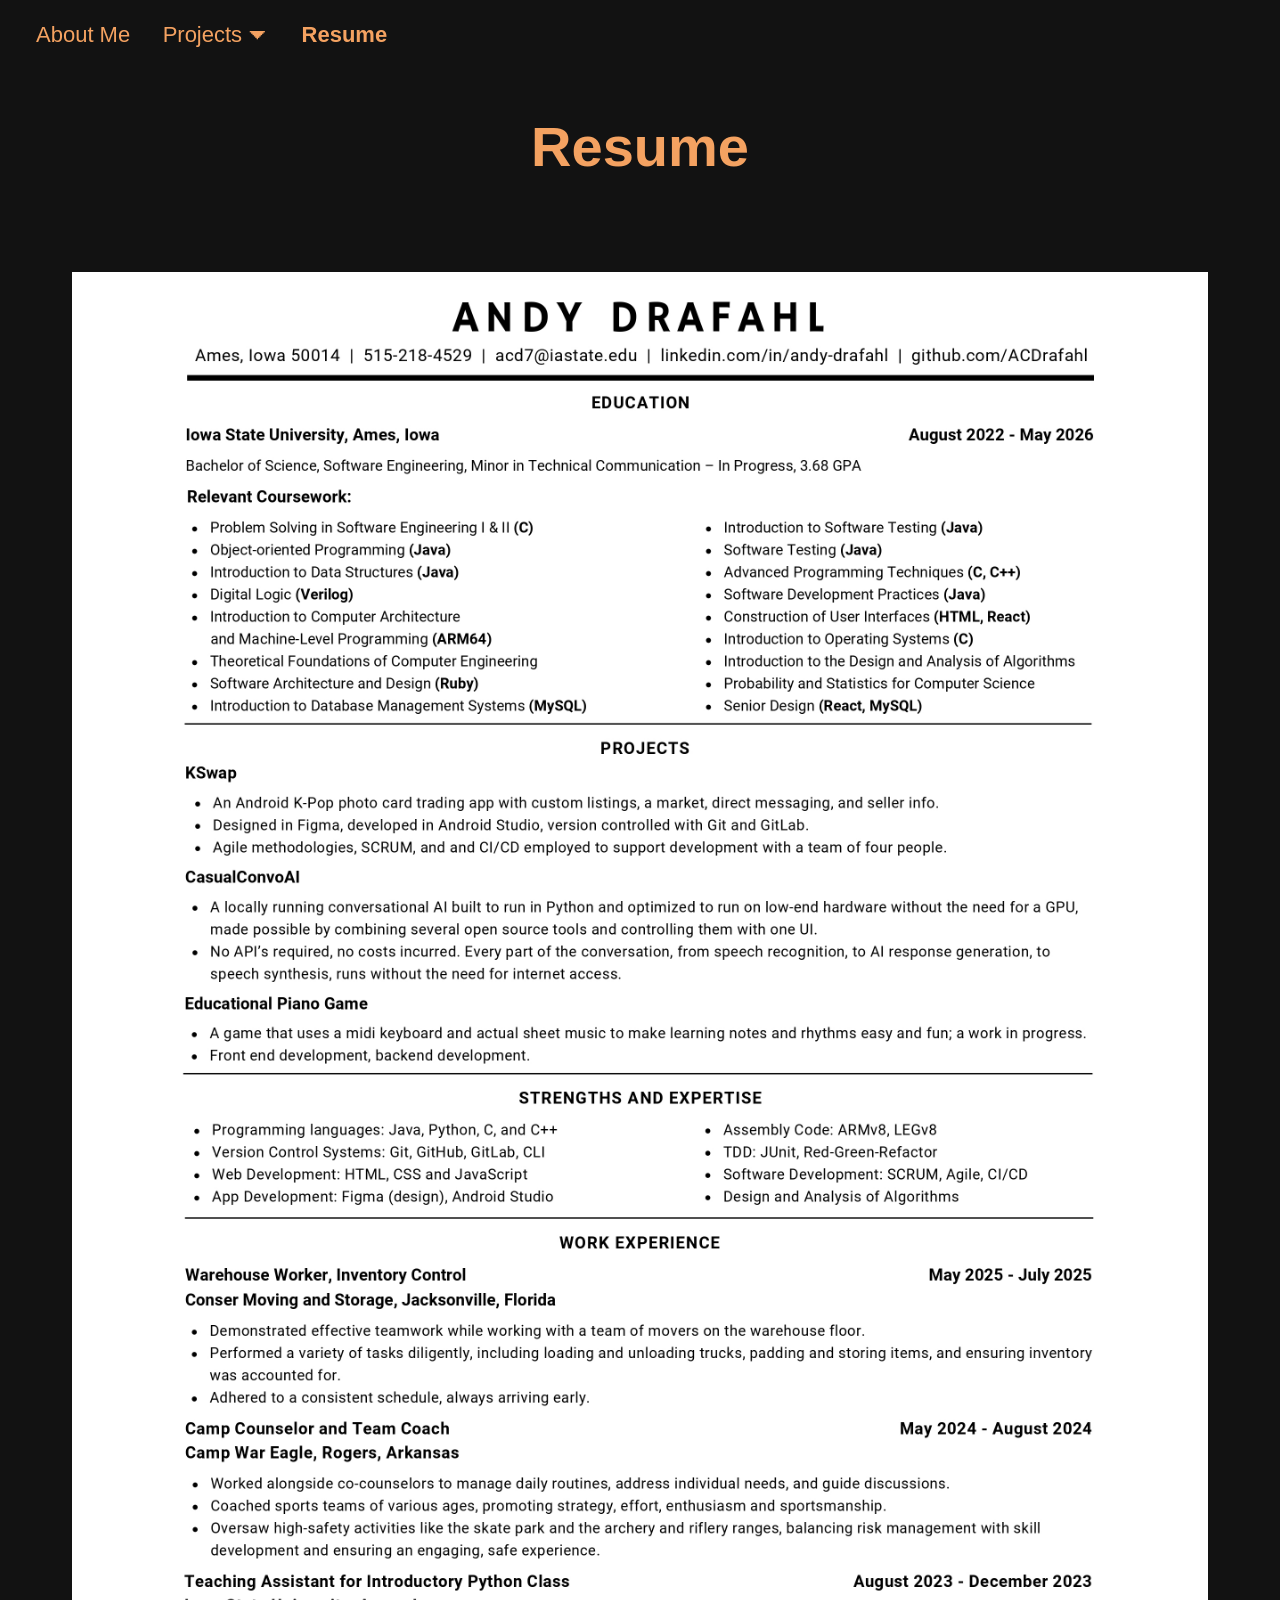
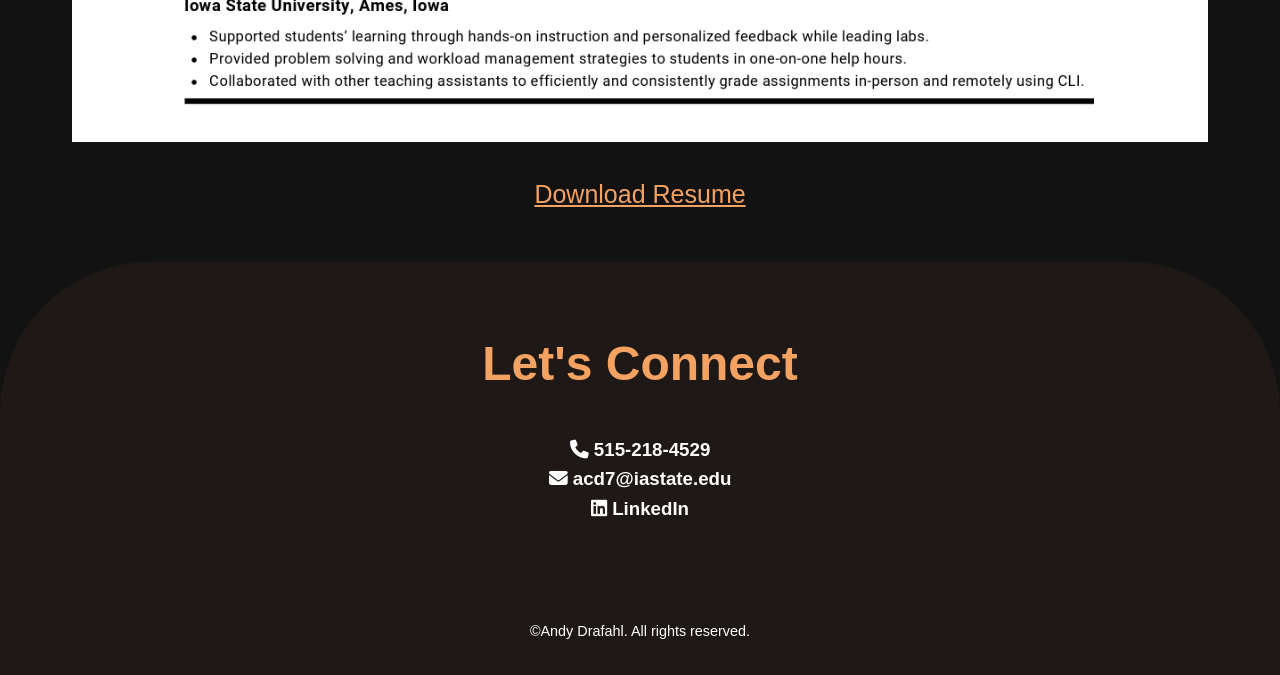
<file: resume.html>
<!doctype html>
<html lang="en">
  <head>
    <meta charset="UTF-8" />
    <meta name="viewport" content="width=device-width, initial-scale=1.0" />
    <link
      rel="stylesheet"
      href="https://cdnjs.cloudflare.com/ajax/libs/font-awesome/6.5.0/css/all.min.css"
    />
    <title>Andy Drafahl | Portfolio</title>
    <style>
      :root {
        --primary: #f4a261;
        --dark: hsl(0, 0%, 7%);
        --dark-gray: hsl(240, 2%, 13%);
        --medium-gray: hsl(0, 0%, 22%);
        --light-gray: #ccc;
        --white: #fff;
      }

      * {
        margin: 0;
        padding: 0;
        box-sizing: border-box;
      }

      body {
        background-color: var(--dark);
        color: var(--white);
        font-family: "Segoe UI", Tahoma, Geneva, Verdana, sans-serif;
        line-height: 1.6;
      }

      header {
        min-height: 100vh;
        flex-direction: column;
        justify-content: center;
        align-items: center;
        text-align: center;
        padding: 2rem;
        position: relative;
        overflow: hidden;
      }

      heading {
        min-height: 10vh;
        display: flex;
        flex-direction: column;
        justify-content: center;
        align-items: center;
        text-align: center;
        padding: 2rem;
        position: relative;
        overflow: hidden;
      }

      header::before {
        content: "";
        position: absolute;
        top: -50%;
        left: -50%;
        width: 200%;
        height: 200%;
        z-index: -1;
      }

      .profile-image {
        width: 300px;
        height: 300px;
        border-radius: 50%;
        object-fit: cover;
        border: 5px solid var(--primary);
        margin-bottom: 2rem;
        box-shadow: 0 10px 30px rgba(244, 162, 97, 0.3);
      }

      h1 {
        font-size: 3.5rem;
        margin-bottom: 1rem;
        font-weight: 700;
      }

      .name-highlight {
        color: var(--primary);
      }

      .tagline {
        font-size: 1.2rem;
        max-width: 600px;
        margin: 0 auto 2rem;
        color: var(--light-gray);
      }

      .container {
        max-width: 1200px;
        margin: 0 auto;
        padding: 2rem;
      }

      .card {
        background-color: var(--dark-gray);
        border-radius: 10px;
        padding: 2rem;
        margin-bottom: 2rem;
        box-shadow: 0 5px 15px rgba(0, 0, 0, 0.3);
        border: 1px solid var(--medium-gray);
      }

      h2 {
        color: var(--primary);
        font-size: 2rem;
        margin-bottom: 1.5rem;
        position: relative;
        display: inline-block;
      }

      .skills-list {
        display: flex;
        flex-wrap: wrap;
        gap: 1rem;
      }

      .skills-list li {
        list-style: none;
        background-color: rgba(244, 162, 97, 0.1);
        border: 1px solid var(--primary);
        color: var(--primary);
        padding: 0.5rem 1.2rem;
        border-radius: 20px;
        font-size: 0.9rem;
        transition: all 0.3s ease;
      }

      .skills-list :hover {
        cursor: none;
        background-color: var(--primary);
        color: var(--dark);
        transform: translateY(-3px);
      }

      .projects-grid {
        display: grid;
        grid-template-columns: repeat(auto-fill, minmax(300px, 1fr));
        gap: 2rem;
      }

      .project {
        background-color: rgba(244, 162, 97, 0.1);
        border: 1px solid var(--primary);
        border-radius: 8px;
        padding: 1.5rem;
        transition: all 0.3s ease;
        text-align: center;
      }

      .project h3 {
        color: var(--primary);
        margin-bottom: 0.5rem;
        font-size: 1.3rem;
      }

      .project h1 {
        color: var(--primary);
        margin-bottom: 0.5rem;
        font-size: 0.1rem;
      }

      .project p {
        color: var(--light-gray);
        margin-bottom: 1rem;
      }

      .project a {
        color: var(--primary);
        font-size: 20px;
        text-decoration: none;
        font-weight: 600;
      }

      .resume-link {
        color: var(--primary);
        font-size: 25px;
        font-weight: 500;
        display: flex;
        justify-content: center;
      }

      .project a:hover {
        text-decoration: underline;
      }

      .project img {
        height: 130px;
        width: 130px;
        margin-top: 1.5rem;
        margin-bottom: 1.5rem;
      }

      .resume-image {
        display: block;
        max-height: 100%;
        width: 100%;
        margin: auto;
      }

      .certifications-list {
        margin-bottom: 1.5rem;
        padding-left: 1.5rem;

        list-style: none;
        border-left: 3px solid var(--primary);
      }

      .certifications-list h2 {
        color: var(--white);
        font-weight: 600;
        margin-bottom: 0.3rem;
      }

      .certifications-list li {
        color: var(--light-gray);
        /* line-height: 10px; */
        font-size: 0.9rem;
      }

      .contact-section {
        border-top-left-radius: 150px;
        border-top-right-radius: 150px;

        text-align: center;
        padding: 4rem 2rem;
        background-color: rgba(244, 162, 97, 0.05);
        margin-top: 3rem;
      }

      .contact-heading {
        font-size: 3rem;
        margin-bottom: 2rem;
        color: var(--primary);
      }

      .contact-links {
        display: flex;
        justify-content: center;
        gap: 2rem;
        flex-wrap: wrap;
      }

      .contact-section a {
        color: var(--light);
        text-decoration: none;
        /*background-color: var(--primary);*/
        /*text-decoration: none;*/
        /*font-size: 2rem;*/
        /*margin: 10px;*/

        /*margin-top: 100px;*/
        /*padding: 5px;*/
        /*border-radius:30px;*/
        /*transition: all 0.3s ease;*/
      }

      .contact-links a:hover {
        transform: scale(1.05);
      }

      .contact-icon {
        font-size: 1.5rem;
      }
      .custom-section {
        margin-bottom: 1.5rem;
        padding-left: 1.5rem;

        list-style: none;
        border-left: 3px solid var(--primary);
      }

      .custom-section h2 {
        color: var(--white);
        font-weight: 600;
        margin-bottom: 0.3rem;
      }

      .custom-section li {
        margin-top: 20px;
        color: var(--light-gray);
        font-size: 0.9rem;
      }
      .custom-section p {
        color: var(--light-gray);
        margin-bottom: 1rem;
      }

      footer {
        background-color: rgba(244, 162, 97, 0.05);
        text-align: center;
        padding: 2rem;
        font-size: 0.9rem;
      }

      @media (max-width: 768px) {
        h1 {
          font-size: 2.5rem;
        }

        .contact-heading {
          font-size: 2.2rem;
        }

        .projects-grid {
          grid-template-columns: 1fr;
        }

        .contact-links {
          flex-direction: column;
          align-items: center;
        }
      }

      @media (max-width: 480px) {
        h1 {
          font-size: 2rem;
        }

        .profile-image {
          width: 150px;
          height: 150px;
        }

        .contact-heading {
          font-size: 1.8rem;
        }
      }

      /* Nav bar stuff */
      #menu {
        background: var(--dark);
        height: 70px;
        padding-left: 18px;
        border-radius: 0px;
        margin-left: 4px;
      }
      #menu ul,
      #menu li {
        margin: 0 auto;
        padding: 0;
        list-style: none;
      }
      #menu ul {
        width: 100%;
        text-align: left;
      }
      #menu li {
        display: inline-block;
        position: relative;
      }
      #menu a {
        display: block;
        line-height: 70px;
        padding: 0 14px;
        text-decoration: none;
        color: #f4a261;
        font-size: 22px;
      }
      #menu p {
        display: block;
        line-height: 70px;
        padding: 0 14px;
        text-decoration: none;
        color: #f4a261;
        font-size: 22px;
      }
      #menu a.dropdown-arrow:after {
        content: "\23F7";
        margin-left: 5px;
      }
      #menu p.dropdown-arrow:after {
        content: "\23F7";
        margin-left: 5px;
      }
      #menu li a:hover {
        color: #ffffff;
        background: var(--dark);
      }
      #menu input {
        display: none;
        margin: 0;
        padding: 0;
        height: 70px;
        width: 100%;
        opacity: 0;
        cursor: pointer;
      }
      #menu label {
        display: none;
        line-height: 70px;
        text-align: center;
        position: absolute;
        left: 35px;
      }
      #menu label:before {
        font-size: 1.6em;
        color: #f4a261;
        content: "\2261";
        margin-left: 20px;
      }
      #menu ul.sub-menus {
        height: auto;
        overflow: hidden;
        width: 170px;
        background: var(--dark-gray);
        position: absolute;
        z-index: 99;
        display: none;
      }
      #menu ul.sub-menus li {
        display: block;
        text-align: left;
        width: 100%;
      }
      #menu ul.sub-menus a {
        color: #f4a261;
        font-size: 22px;
      }
      #menu li:hover ul.sub-menus {
        display: block;
      }
      #menu ul.sub-menus a:hover {
        background: var(--dark-gray);
        color: #ffffff;
      }
      @media screen and (max-width: 800px) {
        #menu {
          position: relative;
        }
        #menu ul {
          background: var(--dark);
          position: absolute;
          top: 100%;
          right: 0;
          left: 0;
          z-index: 3;
          height: auto;
          display: none;
          text-align: left;
        }
        #menu ul.sub-menus {
          width: 100%;
          position: static;
        }
        #menu ul.sub-menus a {
          padding-left: 30px;
        }
        #menu li {
          display: block;
          float: none;
          width: auto;
        }
        #menu input,
        #menu label {
          position: absolute;
          top: 0;
          left: 0;
          display: block;
        }
        #menu input {
          z-index: 4;
        }
        #menu input:checked + label {
          color: #f4a261;
        }
        #menu input:checked + label:before {
          content: "\00d7";
        }
        #menu input:checked ~ ul {
          display: block;
        }
      }

      /* mobile styles */
      @media only screen and (max-width: 767px) {
        .menu-container {
          flex-direction: column;
          align-items: flex-end;
        }

        .menu {
          position: absolute;
          box-sizing: border-box;
          width: 300px;
          right: -300px;
          top: 0;
          margin: -20px;
          padding: 75px 50px 50px;
          background: #f4a261;
          -webkit-font-smoothing: antialiased;
          /* to stop flickering of text in safari */
          transform-origin: 0% 0%;
          transform: translateX(0%);
          transition: transform 0.5s cubic-bezier(0.77, 0.2, 0.05, 1);
        }

        .menu-container input:checked ~ .menu {
          transform: translateX(-100%);
        }
      }

      /* desktop styles */
      @media only screen and (min-width: 768px) {
        .menu-container {
          width: 100%;
        }

        .menu-container a {
          color: #f4a261;
        }

        .menu-container input {
          display: none;
        }

        /* Burger menu */
        .menu-container span {
          display: none;
        }

        .menu {
          position: relative;
          width: 100%;
          display: flex;
          justify-content: space-between;
        }

        .menu ul {
          display: flex;
          padding: 0;
        }

        .menu li {
          padding: 0 20px;
        }
      }
    </style>
  </head>
  <script>
    function updatemenu() {
      if (document.getElementById("responsive-menu").checked == true) {
        document.getElementById("menu").style.borderBottomRightRadius = "0";
        document.getElementById("menu").style.borderBottomLeftRadius = "0";
      } else {
        document.getElementById("menu").style.borderRadius = "0px";
      }
    }
  </script>
  <body>
    <nav id="menu">
      <input
        type="checkbox"
        id="responsive-menu"
        onclick="updatemenu()"
      /><label></label>
      <ul>
        <li><a href="/">About Me</a></li>
        <li>
          <p class="dropdown-arrow">Projects</p>
          <ul class="sub-menus">
            <li><a href="/softwareProjects.html">Software</a></li>
            <li><a href="/designAndWritingProjects.html">Design/Writing</a></li>
            <li><a href="/videoEditingProjects.html">Video Editing</a></li>
          </ul>
        </li>
        <li>
          <a href="/resume.html"><b>Resume</b></a>
        </li>
      </ul>
    </nav>

    <heading>
      <h1><span class="name-highlight">Resume</span></h1>
    </heading>

    <main class="container">
      <!-- <section class="resume-card">
        <iframe src="resume.pdf" style="width: 100%;height: 100%;border: none;"></iframe>
      </section> -->
      <img class="resume-image" src="/resumeThumbnail.jpg" />
    </main>

    <a class="resume-link" href="/resume.pdf" download>Download Resume</a>

    <section class="contact-section">
      <h2 class="contact-heading">Let's Connect</h2>
      <div class="contact-links">
        <div class="contact">
          <h3><i class="fas fa-phone"></i> 515-218-4529</h3>
          <h3>
            <i class="fas fa-envelope"></i>
            <a href="mailto:acd7@iastate.edu"> acd7@iastate.edu</a>
          </h3>
          <h3>
            <i class="fab fa-linkedin"></i
            ><a href="https://www.linkedin.com/in/andy-drafahl" target="_blank">
              LinkedIn</a
            >
          </h3>
        </div>
      </div>
    </section>

    <footer>
      <p>&copy;Andy Drafahl. All rights reserved.</p>
    </footer>
  </body>
</html>
</file>
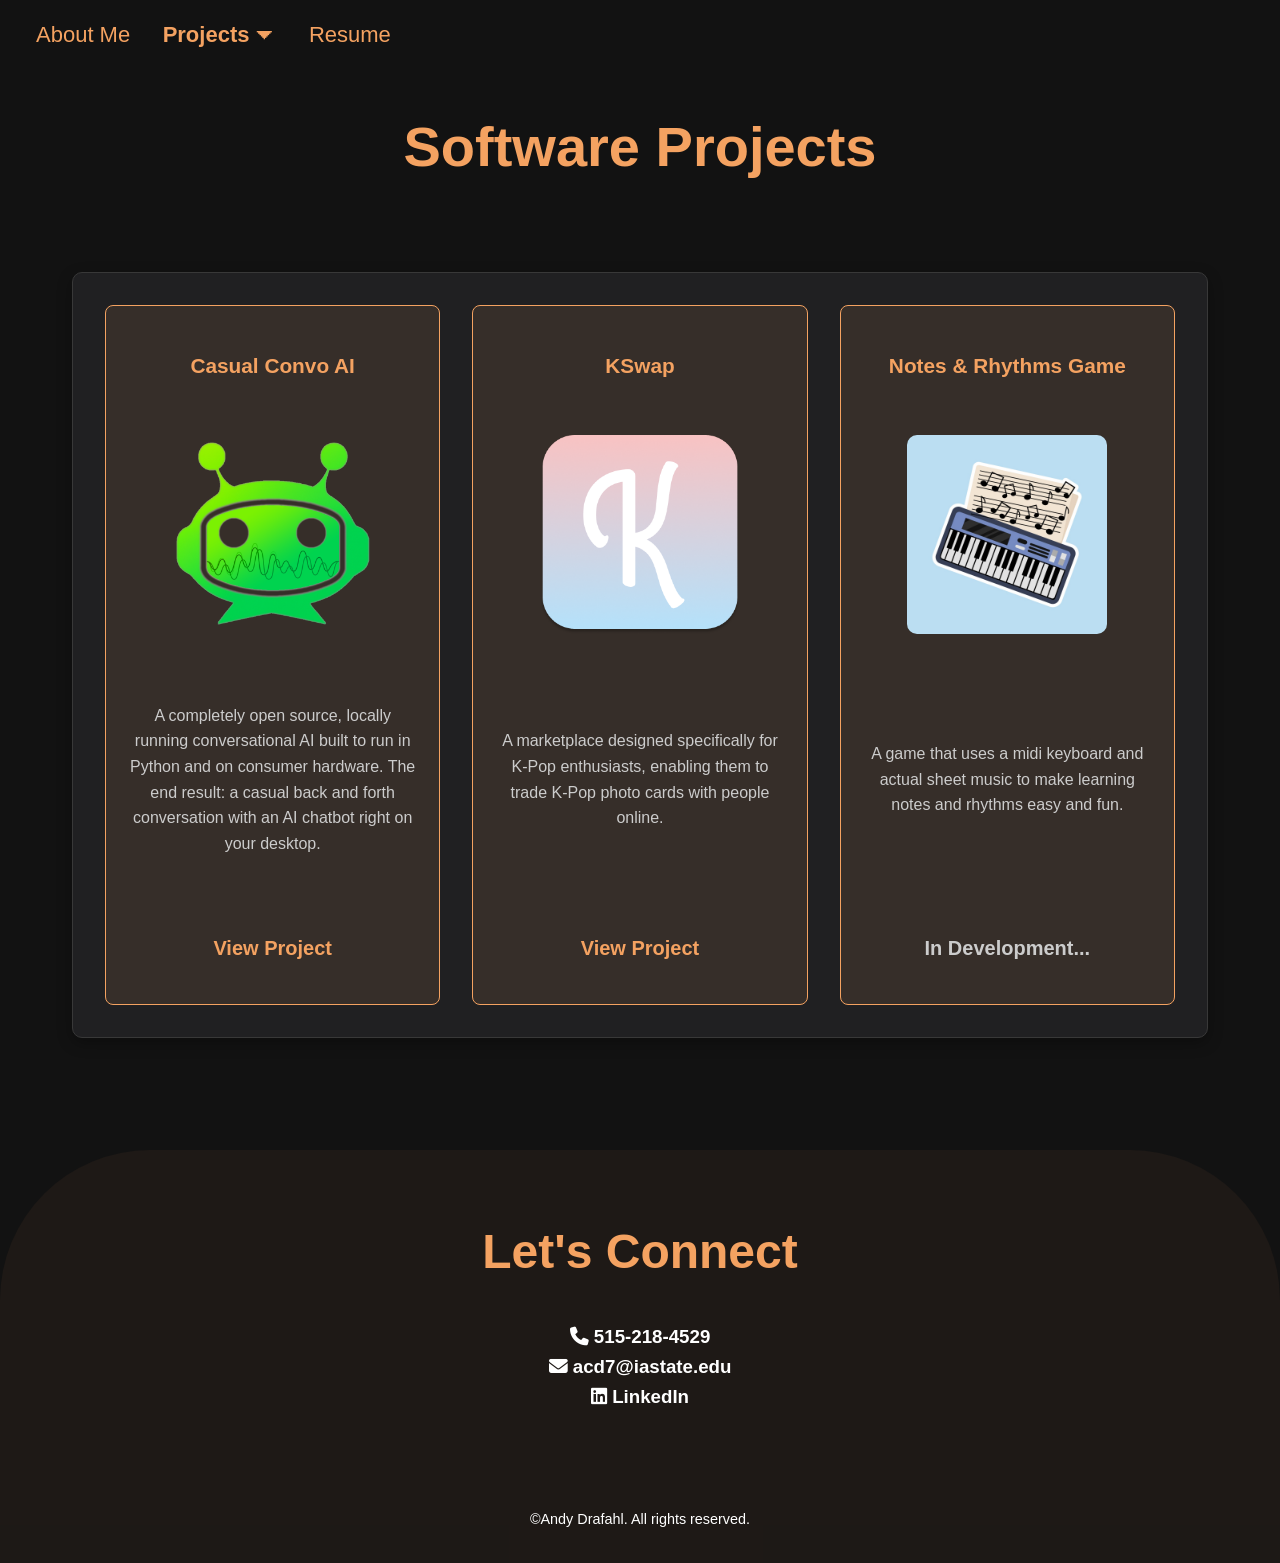
<file: softwareProjects.html>
<!doctype html>
<html lang="en">
  <head>
    <meta charset="UTF-8" />
    <meta name="viewport" content="width=device-width, initial-scale=1.0" />
    <link
      rel="stylesheet"
      href="https://cdnjs.cloudflare.com/ajax/libs/font-awesome/6.5.0/css/all.min.css"
    />
    <title>Andy Drafahl | Portfolio</title>
    <style>
      :root {
        --primary: #f4a261;
        --dark: hsl(0, 0%, 7%);
        --dark-gray: hsl(240, 2%, 13%);
        --medium-gray: hsl(0, 0%, 22%);
        --light-gray: #ccc;
        --white: #fff;
      }

      * {
        margin: 0;
        padding: 0;
        box-sizing: border-box;
      }

      body {
        background-color: var(--dark);
        color: var(--white);
        font-family: "Segoe UI", Tahoma, Geneva, Verdana, sans-serif;
        line-height: 1.6;
      }

      header {
        min-height: 100vh;
        flex-direction: column;
        justify-content: center;
        align-items: center;
        text-align: center;
        padding: 2rem;
        position: relative;
        overflow: hidden;
      }

      heading {
        min-height: 10vh;
        display: flex;
        flex-direction: column;
        justify-content: center;
        align-items: center;
        text-align: center;
        padding: 2rem;
        position: relative;
        overflow: hidden;
      }

      header::before {
        content: "";
        position: absolute;
        top: -50%;
        left: -50%;
        width: 200%;
        height: 200%;
        z-index: -1;
      }

      .profile-image {
        width: 300px;
        height: 300px;
        border-radius: 50%;
        object-fit: cover;
        border: 5px solid var(--primary);
        margin-bottom: 2rem;
        box-shadow: 0 10px 30px rgba(244, 162, 97, 0.3);
      }

      h1 {
        font-size: 3.5rem;
        margin-bottom: 1rem;
        font-weight: 700;
      }

      .name-highlight {
        color: var(--primary);
      }

      .tagline {
        font-size: 1.2rem;
        max-width: 600px;
        margin: 0 auto 2rem;
        color: var(--light-gray);
      }

      .container {
        max-width: 1200px;
        margin: 0 auto;
        padding: 2rem;
      }

      .card {
        background-color: var(--dark-gray);
        border-radius: 10px;
        padding: 2rem;
        margin-bottom: 2rem;
        box-shadow: 0 5px 15px rgba(0, 0, 0, 0.3);
        border: 1px solid var(--medium-gray);
      }

      h2 {
        color: var(--primary);
        font-size: 2rem;
        margin-bottom: 1.5rem;
        position: relative;
        display: inline-block;
      }

      .skills-list {
        display: flex;
        flex-wrap: wrap;
        gap: 1rem;
      }

      .skills-list li {
        list-style: none;
        background-color: rgba(244, 162, 97, 0.1);
        border: 1px solid var(--primary);
        color: var(--primary);
        padding: 0.5rem 1.2rem;
        border-radius: 20px;
        font-size: 0.9rem;
        transition: all 0.3s ease;
      }

      .skills-list :hover {
        cursor: none;
        background-color: var(--primary);
        color: var(--dark);
        transform: translateY(-3px);
      }

      .projects-grid {
        display: grid;
        grid-template-columns: repeat(auto-fill, minmax(300px, 1fr));
        gap: 2rem;
      }

      .project {
        background-color: rgba(244, 162, 97, 0.1);
        border: 1px solid var(--primary);
        border-radius: 8px;
        padding: 1.5rem;
        transition: all 0.3s ease;
        text-align: center;
      }

      .project h3 {
        color: var(--primary);
        margin-bottom: 0.5rem;
        font-size: 1.3rem;
      }

      .project h1 {
        color: var(--primary);
        margin-bottom: 0.5rem;
        font-size: 0.1rem;
      }

      .project p {
        color: var(--light-gray);
        margin-bottom: 1rem;
      }

      .project a {
        color: var(--primary);
        font-size: 20px;
        text-decoration: none;
        font-weight: 600;
      }

      .link-placeholder {
        color: var(--primary);
        font-size: 20px;
        text-decoration: none;
        font-weight: 600;
      }

      .project a:hover {
        text-decoration: underline;
      }

      .project-title-wrapper {
        min-height: 5rem;
        display: flex;
        align-items: center;
        justify-content: center;
        text-align: center;
      }

      .project-img-wrapper {
        min-height: 250px;
        display: flex;
        align-items: center;
        justify-content: center;
      }

      .project-description-wrapper {
        min-height: 16rem;
        display: flex;
        align-items: center;
        justify-content: center;
        text-align: center;
      }

      .project-link-wrapper {
        min-height: 2rem;
        display: flex;
        align-items: center;
        justify-content: center;
        margin-top: 1rem;
      }

      .project-img-square {
        max-width: 70%;
        max-height: 70%;
        object-fit: contain;
        align-self: center;
        margin: 1.5rem 0;
        border-radius: 10px;
      }

      .project-img-portrait {
        max-width: 70%;
        height: 250px;
        object-fit: contain;
        align-self: center;
        margin: 1.5rem 0;
        border-radius: 10px;
      }

      .project-img-landscape {
        max-width: 100%;
        height: 200px;
        object-fit: contain;
        align-self: center;
        margin: 1.5rem 0;
        border-radius: 10px;
      }

      .certifications-list {
        margin-bottom: 1.5rem;
        padding-left: 1.5rem;

        list-style: none;
        border-left: 3px solid var(--primary);
      }

      .certifications-list h2 {
        color: var(--white);
        font-weight: 600;
        margin-bottom: 0.3rem;
      }

      .certifications-list li {
        color: var(--light-gray);
        /* line-height: 10px; */
        font-size: 0.9rem;
      }

      .contact-section {
        border-top-left-radius: 150px;
        border-top-right-radius: 150px;

        text-align: center;
        padding: 4rem 2rem;
        background-color: rgba(244, 162, 97, 0.05);
        margin-top: 3rem;
      }

      .contact-heading {
        font-size: 3rem;
        margin-bottom: 2rem;
        color: var(--primary);
      }

      .contact-links {
        display: flex;
        justify-content: center;
        gap: 2rem;
        flex-wrap: wrap;
      }

      .contact-section a {
        color: var(--light);
        text-decoration: none;
        /*background-color: var(--primary);*/
        /*text-decoration: none;*/
        /*font-size: 2rem;*/
        /*margin: 10px;*/

        /*margin-top: 100px;*/
        /*padding: 5px;*/
        /*border-radius:30px;*/
        /*transition: all 0.3s ease;*/
      }

      .contact-links a:hover {
        transform: scale(1.05);
      }

      .contact-icon {
        font-size: 1.5rem;
      }
      .custom-section {
        margin-bottom: 1.5rem;
        padding-left: 1.5rem;

        list-style: none;
        border-left: 3px solid var(--primary);
      }

      .custom-section h2 {
        color: var(--white);
        font-weight: 600;
        margin-bottom: 0.3rem;
      }

      .custom-section li {
        margin-top: 20px;
        color: var(--light-gray);
        font-size: 0.9rem;
      }
      .custom-section p {
        color: var(--light-gray);
        margin-bottom: 1rem;
      }

      footer {
        background-color: rgba(244, 162, 97, 0.05);
        text-align: center;
        padding: 2rem;
        font-size: 0.9rem;
      }

      @media (max-width: 768px) {
        h1 {
          font-size: 2.5rem;
        }

        .contact-heading {
          font-size: 2.2rem;
        }

        .projects-grid {
          grid-template-columns: 1fr;
        }

        .contact-links {
          flex-direction: column;
          align-items: center;
        }
      }

      @media (max-width: 480px) {
        h1 {
          font-size: 2rem;
        }

        .profile-image {
          width: 150px;
          height: 150px;
        }

        .contact-heading {
          font-size: 1.8rem;
        }
      }

      /* Nav bar stuff */
      #menu {
        background: var(--dark);
        height: 70px;
        padding-left: 18px;
        border-radius: 0px;
        margin-left: 4px;
      }
      #menu ul,
      #menu li {
        margin: 0 auto;
        padding: 0;
        list-style: none;
      }
      #menu ul {
        width: 100%;
        text-align: left;
      }
      #menu li {
        display: inline-block;
        position: relative;
      }
      #menu a {
        display: block;
        line-height: 70px;
        padding: 0 14px;
        text-decoration: none;
        color: #f4a261;
        font-size: 22px;
      }
      #menu p {
        display: block;
        line-height: 70px;
        padding: 0 14px;
        text-decoration: none;
        color: #f4a261;
        font-size: 22px;
      }
      #menu a.dropdown-arrow:after {
        content: "\23F7";
        margin-left: 5px;
      }
      #menu p.dropdown-arrow:after {
        content: "\23F7";
        margin-left: 5px;
      }
      #menu li a:hover {
        color: #ffffff;
        background: var(--dark);
      }
      #menu input {
        display: none;
        margin: 0;
        padding: 0;
        height: 70px;
        width: 100%;
        opacity: 0;
        cursor: pointer;
      }
      #menu label {
        display: none;
        line-height: 70px;
        text-align: center;
        position: absolute;
        left: 35px;
      }
      #menu label:before {
        font-size: 1.6em;
        color: #f4a261;
        content: "\2261";
        margin-left: 20px;
      }
      #menu ul.sub-menus {
        height: auto;
        overflow: hidden;
        width: 170px;
        background: var(--dark-gray);
        position: absolute;
        z-index: 99;
        display: none;
      }
      #menu ul.sub-menus li {
        display: block;
        text-align: left;
        width: 100%;
      }
      #menu ul.sub-menus a {
        color: #f4a261;
        font-size: 22px;
      }
      #menu li:hover ul.sub-menus {
        display: block;
      }
      #menu ul.sub-menus a:hover {
        background: var(--dark-gray);
        color: #ffffff;
      }
      @media screen and (max-width: 800px) {
        #menu {
          position: relative;
        }
        #menu ul {
          background: var(--dark);
          position: absolute;
          top: 100%;
          right: 0;
          left: 0;
          z-index: 3;
          height: auto;
          display: none;
          text-align: left;
        }
        #menu ul.sub-menus {
          width: 100%;
          position: static;
        }
        #menu ul.sub-menus a {
          padding-left: 30px;
        }
        #menu li {
          display: block;
          float: none;
          width: auto;
        }
        #menu input,
        #menu label {
          position: absolute;
          top: 0;
          left: 0;
          display: block;
        }
        #menu input {
          z-index: 4;
        }
        #menu input:checked + label {
          color: #f4a261;
        }
        #menu input:checked + label:before {
          content: "\00d7";
        }
        #menu input:checked ~ ul {
          display: block;
        }
      }

      /* mobile styles */
      @media only screen and (max-width: 767px) {
        .menu-container {
          flex-direction: column;
          align-items: flex-end;
        }

        .menu {
          position: absolute;
          box-sizing: border-box;
          width: 300px;
          right: -300px;
          top: 0;
          margin: -20px;
          padding: 75px 50px 50px;
          background: #f4a261;
          -webkit-font-smoothing: antialiased;
          /* to stop flickering of text in safari */
          transform-origin: 0% 0%;
          transform: translateX(0%);
          transition: transform 0.5s cubic-bezier(0.77, 0.2, 0.05, 1);
        }

        .menu-container input:checked ~ .menu {
          transform: translateX(-100%);
        }
      }

      /* desktop styles */
      @media only screen and (min-width: 768px) {
        .menu-container {
          width: 100%;
        }

        .menu-container a {
          color: #f4a261;
        }

        .menu-container input {
          display: none;
        }

        /* Burger menu */
        .menu-container span {
          display: none;
        }

        .menu {
          position: relative;
          width: 100%;
          display: flex;
          justify-content: space-between;
        }

        .menu ul {
          display: flex;
          padding: 0;
        }

        .menu li {
          padding: 0 20px;
        }
      }
    </style>
  </head>
  <script>
    function updatemenu() {
      if (document.getElementById("responsive-menu").checked == true) {
        document.getElementById("menu").style.borderBottomRightRadius = "0";
        document.getElementById("menu").style.borderBottomLeftRadius = "0";
      } else {
        document.getElementById("menu").style.borderRadius = "0px";
      }
    }
  </script>
  <body>
    <nav id="menu">
      <input
        type="checkbox"
        id="responsive-menu"
        onclick="updatemenu()"
      /><label></label>
      <ul>
        <li><a href="/">About Me</a></li>
        <li>
          <p class="dropdown-arrow"><b>Projects</b></p>
          <ul class="sub-menus">
            <li><a href="/softwareProjects.html">Software</a></li>
            <li><a href="/designAndWritingProjects.html">Design/Writing</a></li>
            <li><a href="/videoEditingProjects.html">Video Editing</a></li>
          </ul>
        </li>
        <li><a href="/resume.html">Resume</a></li>
      </ul>
    </nav>

    <heading>
      <h1><span class="name-highlight">Software Projects</span></h1>
    </heading>

    <main class="container">
      <section class="card">
        <div class="projects-grid">
          <div class="project">
            <div class="project-title-wrapper">
              <h3>Casual Convo AI</h3>
            </div>
            <div class="project-img-wrapper">
              <img
                class="project-img-square"
                src="projectImages/software/chatBotLogo.png"
                alt="CasualConvoAI Logo"
              />
            </div>
            <div class="project-description-wrapper">
              <p>
                A completely open source, locally running conversational AI
                built to run in Python and on consumer hardware. The end result:
                a casual back and forth conversation with an AI chatbot right on
                your desktop.
              </p>
            </div>
            <div class="project-link-wrapper">
              <a
                href="https://github.com/ACDrafahl/CasualConvoAI"
                target="_blank"
                >View Project</a
              >
            </div>
          </div>

          <div class="project">
            <div class="project-title-wrapper">
              <h3>KSwap</h3>
            </div>
            <div class="project-img-wrapper">
              <img
                class="project-img-square"
                src="projectImages/software/KSwapIcon.png"
                alt="KSwap Icon"
              />
            </div>
            <div class="project-description-wrapper">
              <p>
                A marketplace designed specifically for K-Pop enthusiasts,
                enabling them to trade K-Pop photo cards with people online.
              </p>
            </div>
            <div class="project-link-wrapper">
              <a href="https://youtu.be/6ZoT8hGfkUE" target="_blank"
                >View Project</a
              >
            </div>
          </div>

          <div class="project">
            <div class="project-title-wrapper">
              <h3>Notes & Rhythms Game</h3>
            </div>
            <div class="project-img-wrapper">
              <img
                class="project-img-square"
                src="projectImages/software/midiKeyboard.png"
                alt="Midi Keyboard"
              />
            </div>
            <div class="project-description-wrapper">
              <p>
                A game that uses a midi keyboard and actual sheet music to make
                learning notes and rhythms easy and fun.
              </p>
            </div>
            <div class="project-link-wrapper">
              <p class="link-placeholder">In Development...</p>
            </div>
            <!-- Add this in: Image by <a href=" https://www.vectorportal.com" >Vectorportal.com</a>,  <a class="external text" href="https://creativecommons.org/licenses/by/4.0/" >CC BY</a> -->
          </div>
        </div>
      </section>
    </main>

    <section class="contact-section">
      <h2 class="contact-heading">Let's Connect</h2>
      <div class="contact-links">
        <div class="contact">
          <h3><i class="fas fa-phone"></i> 515-218-4529</h3>
          <h3>
            <i class="fas fa-envelope"></i>
            <a href="mailto:acd7@iastate.edu"> acd7@iastate.edu</a>
          </h3>
          <h3>
            <i class="fab fa-linkedin"></i
            ><a href="https://www.linkedin.com/in/andy-drafahl" target="_blank">
              LinkedIn</a
            >
          </h3>
        </div>
      </div>
    </section>

    <footer>
      <p>&copy;Andy Drafahl. All rights reserved.</p>
    </footer>
  </body>
</html>
</file>
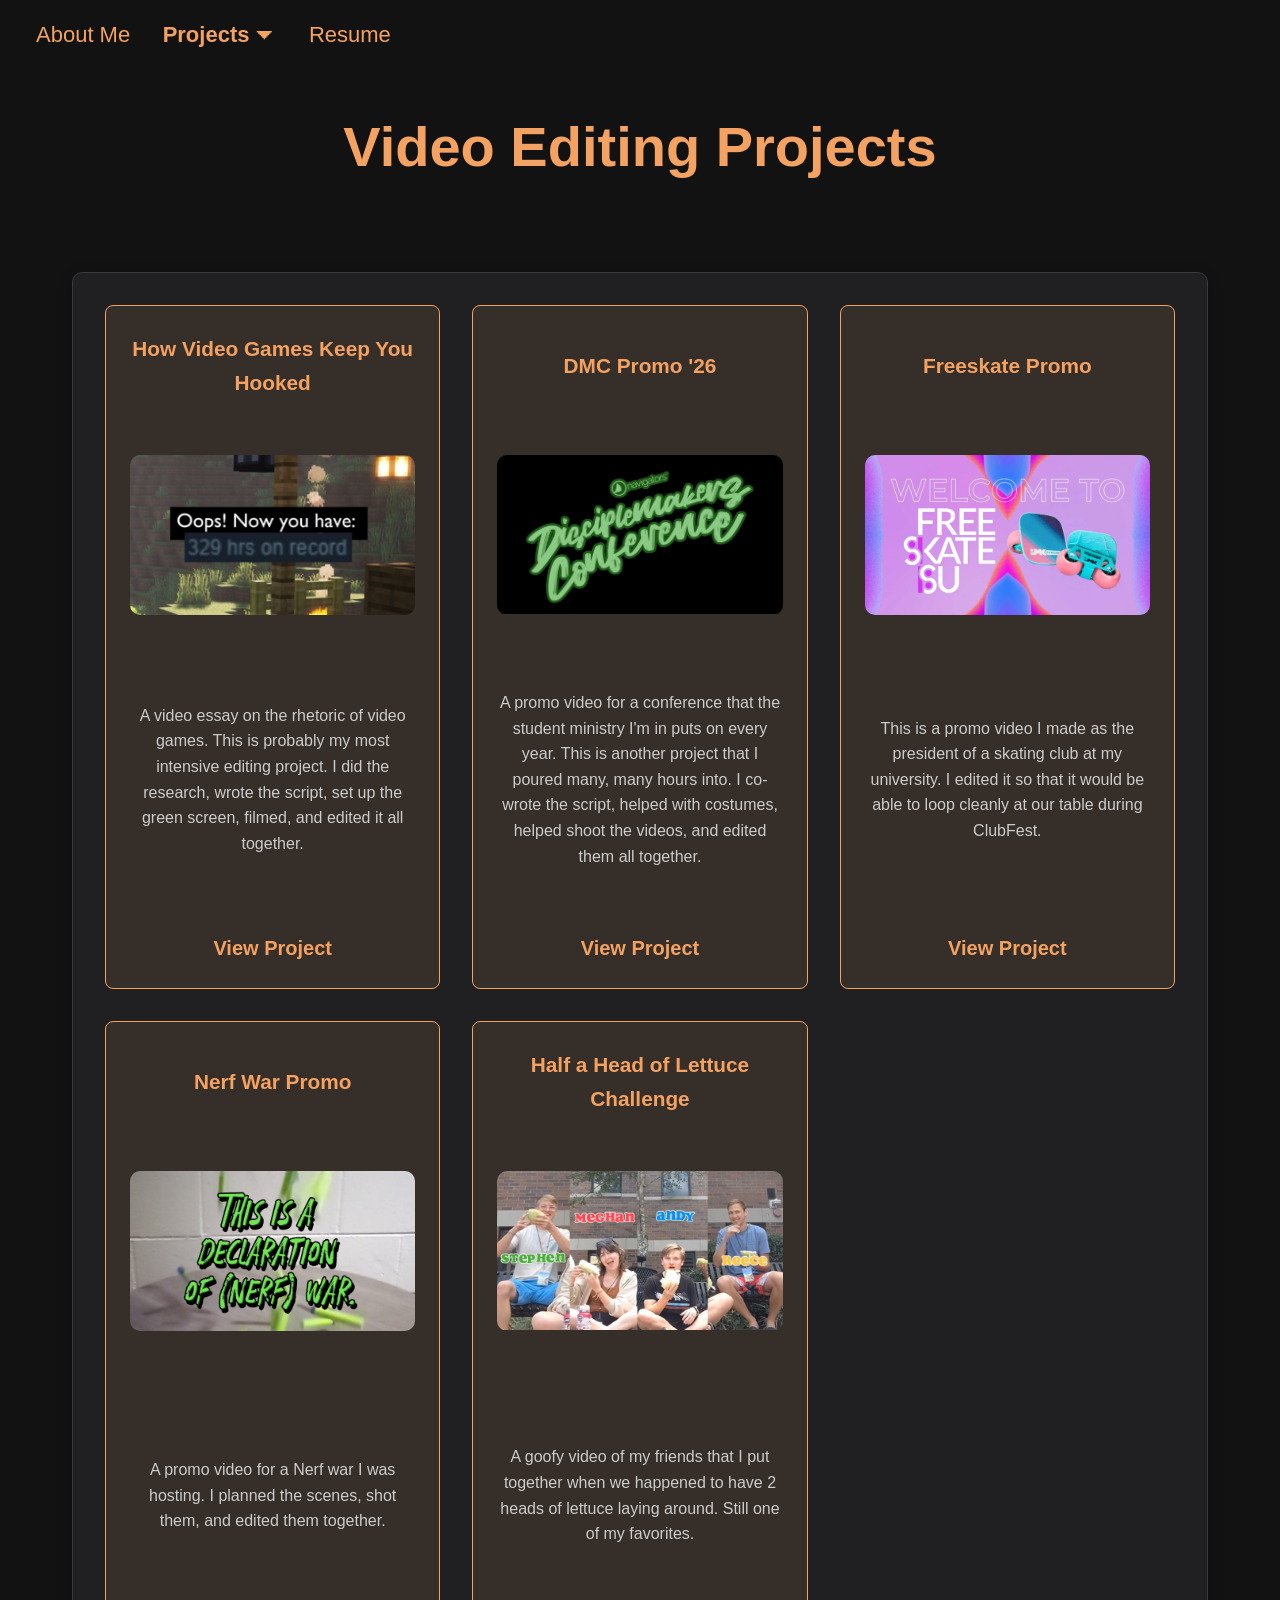
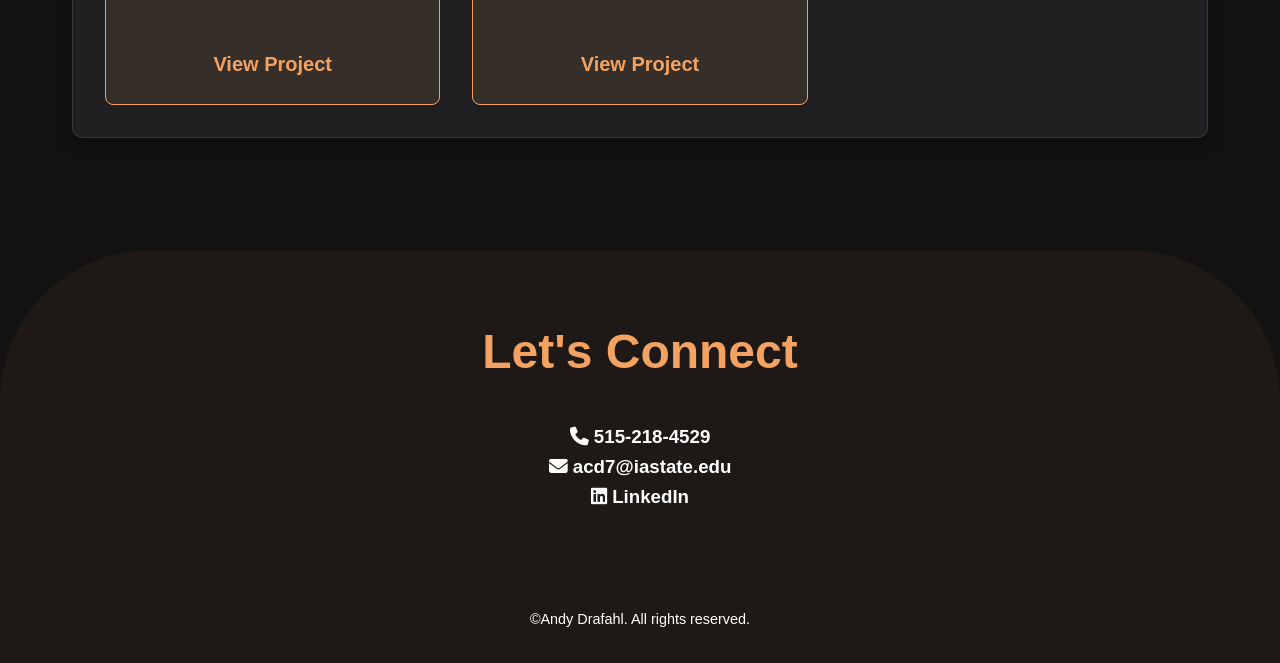
<file: videoEditingProjects.html>
<!doctype html>
<html lang="en">
  <head>
    <meta charset="UTF-8" />
    <meta name="viewport" content="width=device-width, initial-scale=1.0" />
    <link
      rel="stylesheet"
      href="https://cdnjs.cloudflare.com/ajax/libs/font-awesome/6.5.0/css/all.min.css"
    />
    <title>Andy Drafahl | Portfolio</title>
    <style>
      :root {
        --primary: #f4a261;
        --dark: hsl(0, 0%, 7%);
        --dark-gray: hsl(240, 2%, 13%);
        --medium-gray: hsl(0, 0%, 22%);
        --light-gray: #ccc;
        --white: #fff;
      }

      * {
        margin: 0;
        padding: 0;
        box-sizing: border-box;
      }

      body {
        background-color: var(--dark);
        color: var(--white);
        font-family: "Segoe UI", Tahoma, Geneva, Verdana, sans-serif;
        line-height: 1.6;
      }

      header {
        min-height: 100vh;
        flex-direction: column;
        justify-content: center;
        align-items: center;
        text-align: center;
        padding: 2rem;
        position: relative;
        overflow: hidden;
      }

      heading {
        min-height: 10vh;
        display: flex;
        flex-direction: column;
        justify-content: center;
        align-items: center;
        text-align: center;
        padding: 2rem;
        position: relative;
        overflow: hidden;
      }

      header::before {
        content: "";
        position: absolute;
        top: -50%;
        left: -50%;
        width: 200%;
        height: 200%;
        z-index: -1;
      }

      .profile-image {
        width: 300px;
        height: 300px;
        border-radius: 50%;
        object-fit: cover;
        border: 5px solid var(--primary);
        margin-bottom: 2rem;
        box-shadow: 0 10px 30px rgba(244, 162, 97, 0.3);
      }

      h1 {
        font-size: 3.5rem;
        margin-bottom: 1rem;
        font-weight: 700;
      }

      .name-highlight {
        color: var(--primary);
      }

      .tagline {
        font-size: 1.2rem;
        max-width: 600px;
        margin: 0 auto 2rem;
        color: var(--light-gray);
      }

      .container {
        max-width: 1200px;
        margin: 0 auto;
        padding: 2rem;
      }

      .card {
        background-color: var(--dark-gray);
        border-radius: 10px;
        padding: 2rem;
        margin-bottom: 2rem;
        box-shadow: 0 5px 15px rgba(0, 0, 0, 0.3);
        border: 1px solid var(--medium-gray);
      }

      h2 {
        color: var(--primary);
        font-size: 2rem;
        margin-bottom: 1.5rem;
        position: relative;
        display: inline-block;
      }

      .skills-list {
        display: flex;
        flex-wrap: wrap;
        gap: 1rem;
      }

      .skills-list li {
        list-style: none;
        background-color: rgba(244, 162, 97, 0.1);
        border: 1px solid var(--primary);
        color: var(--primary);
        padding: 0.5rem 1.2rem;
        border-radius: 20px;
        font-size: 0.9rem;
        transition: all 0.3s ease;
      }

      .skills-list :hover {
        cursor: none;
        background-color: var(--primary);
        color: var(--dark);
        transform: translateY(-3px);
      }

      .projects-grid {
        display: grid;
        grid-template-columns: repeat(auto-fill, minmax(300px, 1fr));
        gap: 2rem;
      }

      .project {
        background-color: rgba(244, 162, 97, 0.1);
        border: 1px solid var(--primary);
        border-radius: 8px;
        padding: 1.5rem;
        transition: all 0.3s ease;
        text-align: center;
      }

      .project h3 {
        color: var(--primary);
        margin-bottom: 0.5rem;
        font-size: 1.3rem;
      }

      .project h1 {
        color: var(--primary);
        margin-bottom: 0.5rem;
        font-size: 0.1rem;
      }

      .project p {
        color: var(--light-gray);
        margin-bottom: 1rem;
      }

      .project a {
        color: var(--primary);
        font-size: 20px;
        text-decoration: none;
        font-weight: 600;
      }

      .project a:hover {
        text-decoration: underline;
      }

      .project-title-wrapper {
        min-height: 5rem;
        display: flex;
        align-items: center;
        justify-content: center;
        text-align: center;
      }

      .project-img-wrapper {
        min-height: 250px;
        display: flex;
        align-items: center;
        justify-content: center;
      }

      .project-description-wrapper {
        min-height: 16rem;
        display: flex;
        align-items: center;
        justify-content: center;
        text-align: center;
      }

      .project-link-wrapper {
        min-height: 2rem;
        display: flex;
        align-items: center;
        justify-content: center;
        margin-top: 1rem;
      }

      .project-img-square {
        max-width: 70%;
        max-height: 70%;
        object-fit: contain;
        align-self: center;
        margin: 1.5rem 0;
        border-radius: 10px;
      }

      .project-img-portrait {
        max-width: 70%;
        height: 250px;
        object-fit: contain;
        align-self: center;
        margin: 1.5rem 0;
        border-radius: 10px;
      }

      .project-img-landscape {
        max-width: 100%;
        height: 200px;
        object-fit: contain;
        align-self: center;
        margin: 1.5rem 0;
        border-radius: 10px;
      }

      .project-img-youtube {
        max-width: 100%;
        height: 160px;
        object-fit: contain;
        align-self: center;
        margin: 1.5rem 0;
        border-radius: 10px;
      }

      .certifications-list {
        margin-bottom: 1.5rem;
        padding-left: 1.5rem;

        list-style: none;
        border-left: 3px solid var(--primary);
      }

      .certifications-list h2 {
        color: var(--white);
        font-weight: 600;
        margin-bottom: 0.3rem;
      }

      .certifications-list li {
        color: var(--light-gray);
        /* line-height: 10px; */
        font-size: 0.9rem;
      }

      .contact-section {
        border-top-left-radius: 150px;
        border-top-right-radius: 150px;

        text-align: center;
        padding: 4rem 2rem;
        background-color: rgba(244, 162, 97, 0.05);
        margin-top: 3rem;
      }

      .contact-heading {
        font-size: 3rem;
        margin-bottom: 2rem;
        color: var(--primary);
      }

      .contact-links {
        display: flex;
        justify-content: center;
        gap: 2rem;
        flex-wrap: wrap;
      }

      .contact-section a {
        color: var(--light);
        text-decoration: none;
        /*background-color: var(--primary);*/
        /*text-decoration: none;*/
        /*font-size: 2rem;*/
        /*margin: 10px;*/

        /*margin-top: 100px;*/
        /*padding: 5px;*/
        /*border-radius:30px;*/
        /*transition: all 0.3s ease;*/
      }

      .contact-links a:hover {
        transform: scale(1.05);
      }

      .contact-icon {
        font-size: 1.5rem;
      }
      .custom-section {
        margin-bottom: 1.5rem;
        padding-left: 1.5rem;

        list-style: none;
        border-left: 3px solid var(--primary);
      }

      .custom-section h2 {
        color: var(--white);
        font-weight: 600;
        margin-bottom: 0.3rem;
      }

      .custom-section li {
        margin-top: 20px;
        color: var(--light-gray);
        font-size: 0.9rem;
      }
      .custom-section p {
        color: var(--light-gray);
        margin-bottom: 1rem;
      }

      footer {
        background-color: rgba(244, 162, 97, 0.05);
        text-align: center;
        padding: 2rem;
        font-size: 0.9rem;
      }

      @media (max-width: 768px) {
        h1 {
          font-size: 2.5rem;
        }

        .contact-heading {
          font-size: 2.2rem;
        }

        .projects-grid {
          grid-template-columns: 1fr;
        }

        .contact-links {
          flex-direction: column;
          align-items: center;
        }
      }

      @media (max-width: 480px) {
        h1 {
          font-size: 2rem;
        }

        .profile-image {
          width: 150px;
          height: 150px;
        }

        .contact-heading {
          font-size: 1.8rem;
        }
      }

      /* Nav bar stuff */
      #menu {
        background: var(--dark);
        height: 70px;
        padding-left: 18px;
        border-radius: 0px;
        margin-left: 4px;
      }
      #menu ul,
      #menu li {
        margin: 0 auto;
        padding: 0;
        list-style: none;
      }
      #menu ul {
        width: 100%;
        text-align: left;
      }
      #menu li {
        display: inline-block;
        position: relative;
      }
      #menu a {
        display: block;
        line-height: 70px;
        padding: 0 14px;
        text-decoration: none;
        color: #f4a261;
        font-size: 22px;
      }
      #menu p {
        display: block;
        line-height: 70px;
        padding: 0 14px;
        text-decoration: none;
        color: #f4a261;
        font-size: 22px;
      }
      #menu a.dropdown-arrow:after {
        content: "\23F7";
        margin-left: 5px;
      }
      #menu p.dropdown-arrow:after {
        content: "\23F7";
        margin-left: 5px;
      }
      #menu li a:hover {
        color: #ffffff;
        background: var(--dark);
      }
      #menu input {
        display: none;
        margin: 0;
        padding: 0;
        height: 70px;
        width: 100%;
        opacity: 0;
        cursor: pointer;
      }
      #menu label {
        display: none;
        line-height: 70px;
        text-align: center;
        position: absolute;
        left: 35px;
      }
      #menu label:before {
        font-size: 1.6em;
        color: #f4a261;
        content: "\2261";
        margin-left: 20px;
      }
      #menu ul.sub-menus {
        height: auto;
        overflow: hidden;
        width: 170px;
        background: var(--dark-gray);
        position: absolute;
        z-index: 99;
        display: none;
      }
      #menu ul.sub-menus li {
        display: block;
        text-align: left;
        width: 100%;
      }
      #menu ul.sub-menus a {
        color: #f4a261;
        font-size: 22px;
      }
      #menu li:hover ul.sub-menus {
        display: block;
      }
      #menu ul.sub-menus a:hover {
        background: var(--dark-gray);
        color: #ffffff;
      }
      @media screen and (max-width: 800px) {
        #menu {
          position: relative;
        }
        #menu ul {
          background: var(--dark);
          position: absolute;
          top: 100%;
          right: 0;
          left: 0;
          z-index: 3;
          height: auto;
          display: none;
          text-align: left;
        }
        #menu ul.sub-menus {
          width: 100%;
          position: static;
        }
        #menu ul.sub-menus a {
          padding-left: 30px;
        }
        #menu li {
          display: block;
          float: none;
          width: auto;
        }
        #menu input,
        #menu label {
          position: absolute;
          top: 0;
          left: 0;
          display: block;
        }
        #menu input {
          z-index: 4;
        }
        #menu input:checked + label {
          color: #f4a261;
        }
        #menu input:checked + label:before {
          content: "\00d7";
        }
        #menu input:checked ~ ul {
          display: block;
        }
      }

      /* mobile styles */
      @media only screen and (max-width: 767px) {
        .menu-container {
          flex-direction: column;
          align-items: flex-end;
        }

        .menu {
          position: absolute;
          box-sizing: border-box;
          width: 300px;
          right: -300px;
          top: 0;
          margin: -20px;
          padding: 75px 50px 50px;
          background: #f4a261;
          -webkit-font-smoothing: antialiased;
          /* to stop flickering of text in safari */
          transform-origin: 0% 0%;
          transform: translateX(0%);
          transition: transform 0.5s cubic-bezier(0.77, 0.2, 0.05, 1);
        }

        .menu-container input:checked ~ .menu {
          transform: translateX(-100%);
        }
      }

      /* desktop styles */
      @media only screen and (min-width: 768px) {
        .menu-container {
          width: 100%;
        }

        .menu-container a {
          color: #f4a261;
        }

        .menu-container input {
          display: none;
        }

        /* Burger menu */
        .menu-container span {
          display: none;
        }

        .menu {
          position: relative;
          width: 100%;
          display: flex;
          justify-content: space-between;
        }

        .menu ul {
          display: flex;
          padding: 0;
        }

        .menu li {
          padding: 0 20px;
        }
      }
    </style>
  </head>
  <script>
    function updatemenu() {
      if (document.getElementById("responsive-menu").checked == true) {
        document.getElementById("menu").style.borderBottomRightRadius = "0";
        document.getElementById("menu").style.borderBottomLeftRadius = "0";
      } else {
        document.getElementById("menu").style.borderRadius = "0px";
      }
    }
  </script>
  <body>
    <nav id="menu">
      <input
        type="checkbox"
        id="responsive-menu"
        onclick="updatemenu()"
      /><label></label>
      <ul>
        <li><a href="/">About Me</a></li>
        <li>
          <p class="dropdown-arrow"><b>Projects</b></p>
          <ul class="sub-menus">
            <li><a href="/softwareProjects.html">Software</a></li>
            <li><a href="/designAndWritingProjects.html">Design/Writing</a></li>
            <li><a href="/videoEditingProjects.html">Video Editing</a></li>
          </ul>
        </li>
        <li><a href="/resume.html">Resume</a></li>
      </ul>
    </nav>

    <heading>
      <h1><span class="name-highlight">Video Editing Projects</span></h1>
    </heading>

    <main class="container">
      <section class="card">
        <div class="projects-grid">
          <div class="project">
            <div class="project-title-wrapper">
              <h3>How Video Games Keep You Hooked</h3>
            </div>
            <div class="project-img-wrapper">
              <img
                class="project-img-youtube"
                src="projectImages/videoEditing/videogameEssayThumbnail.jpeg"
                alt="CasualConvoAI Logo"
              />
            </div>
            <div class="project-description-wrapper">
              <p>
                A video essay on the rhetoric of video games. This is probably
                my most intensive editing project. I did the research, wrote the
                script, set up the green screen, filmed, and edited it all
                together.
              </p>
            </div>
            <div class="project-link-wrapper">
              <a href="https://youtu.be/M5BHFa99wkw" target="_blank"
                >View Project</a
              >
            </div>
          </div>

          <div class="project">
            <div class="project-title-wrapper"><h3>DMC Promo '26</h3></div>
            <div class="project-img-wrapper">
              <img
                class="project-img-youtube"
                src="projectImages/videoEditing/DMCPromoThumbnail.jpg"
                alt="KSwap Icon"
              />
            </div>
            <div class="project-description-wrapper">
              <p>
                A promo video for a conference that the student ministry I'm in
                puts on every year. This is another project that I poured many,
                many hours into. I co-wrote the script, helped with costumes,
                helped shoot the videos, and edited them all together.
              </p>
            </div>
            <div class="project-link-wrapper">
              <a href="https://youtu.be/xbxjBtrnTzw" target="_blank"
                >View Project</a
              >
            </div>
          </div>

          <div class="project">
            <div class="project-title-wrapper"><h3>Freeskate Promo</h3></div>
            <div class="project-img-wrapper">
              <img
                class="project-img-youtube"
                src="projectImages/videoEditing/freeskatePromoThumbnail.jpg"
                alt="I wonder what will go here"
              />
            </div>
            <div class="project-description-wrapper">
              <p>
                This is a promo video I made as the president of a skating club
                at my university. I edited it so that it would be able to loop
                cleanly at our table during ClubFest.
              </p>
            </div>
            <div class="project-link-wrapper">
              <a href="https://youtu.be/leC2ek1y6BI" target="_blank"
                >View Project</a
              >
            </div>
          </div>

          <div class="project">
            <div class="project-title-wrapper"><h3>Nerf War Promo</h3></div>
            <div class="project-img-wrapper">
              <img
                class="project-img-youtube"
                src="projectImages/videoEditing/nerfWarPromoThumbnail.jpg"
                alt="I wonder what will go here"
              />
            </div>
            <div class="project-description-wrapper">
              <p>
                A promo video for a Nerf war I was hosting. I planned the
                scenes, shot them, and edited them together.
              </p>
            </div>
            <div class="project-link-wrapper">
              <a href="https://youtu.be/_VnHXUythfk" target="_blank"
                >View Project</a
              >
            </div>
          </div>

          <div class="project">
            <div class="project-title-wrapper">
              <h3>Half a Head of Lettuce Challenge</h3>
            </div>
            <div class="project-img-wrapper">
              <img
                class="project-img-youtube"
                src="projectImages/videoEditing/halfAHeadOfLettuceChallengeThumbnail.jpg"
                alt="I wonder what will go here"
              />
            </div>
            <div class="project-description-wrapper">
              <p>
                A goofy video of my friends that I put together when we happened
                to have 2 heads of lettuce laying around. Still one of my
                favorites.
              </p>
            </div>
            <div class="project-link-wrapper">
              <a href="https://youtu.be/t4PbPpjtsZE" target="_blank"
                >View Project</a
              >
            </div>
          </div>
        </div>
      </section>
    </main>

    <section class="contact-section">
      <h2 class="contact-heading">Let's Connect</h2>
      <div class="contact-links">
        <div class="contact">
          <h3><i class="fas fa-phone"></i> 515-218-4529</h3>
          <h3>
            <i class="fas fa-envelope"></i>
            <a href="mailto:acd7@iastate.edu"> acd7@iastate.edu</a>
          </h3>
          <h3>
            <i class="fab fa-linkedin"></i
            ><a href="https://www.linkedin.com/in/andy-drafahl" target="_blank">
              LinkedIn</a
            >
          </h3>
        </div>
      </div>
    </section>

    <footer>
      <p>&copy;Andy Drafahl. All rights reserved.</p>
    </footer>
  </body>
</html>
</file>
<file: css/altStyles.css>
:root {
    --blue: #a6efe7;
    --green: #b8f88f;
    --translucent-green: #7abf5fa8;
    --orange: #ffb24c;

    --ui-scale: min(1vw, 1vh); /* Base unit for scaling UI elements */
}

.content-scroll__viewport {
    scrollbar-width: none; /* Firefox */
}

.content-scroll__viewport::-webkit-scrollbar {
    display: none; /* Chrome/Safari */
}

.crt-overlay {
    position: absolute;
    inset: 0;
    pointer-events: none;
    z-index: 9999;

    background:
        repeating-linear-gradient(
            to bottom,
            rgba(0, 0, 0, 0.08),
            rgba(0, 0, 0, 0.08) 1px,
            transparent 2px,
            transparent 4px
        );

    mix-blend-mode: multiply;
    box-shadow: inset 0 0 120px rgba(0, 0, 0, 0.6);
    opacity: 1;
}

.monitor {
    aspect-ratio: 1 / 1;

    width: min(100vw, 100vh);
    height: min(100vh, 100vw);

    padding: calc(4 * var(--ui-scale)); /* thicker frame */

    background: linear-gradient(145deg, #8a8a8a, #5f5f5f);
    border-radius: calc(4 * var(--ui-scale));

    box-shadow:
        inset 0 0 calc(1.5 * var(--ui-scale)) rgba(255,255,255,0.2),
        inset 0 0 calc(3 * var(--ui-scale)) rgba(0,0,0,0.5),
        0 calc(2 * var(--ui-scale)) calc(4 * var(--ui-scale)) rgba(0,0,0,0.6);

    box-sizing: border-box;
}

@font-face {
  font-family: 'IBM BIOS';
  src: url("../fonts/Px437_IBM_BIOS-2y.ttf") format("truetype");
}

html {
    font-size: 1vmin; /* 1% of the smaller viewport dimension, used for overall scaling */
}

html, body {
    margin: 0;
}

body {
    height: 100vh;
    overflow: hidden;
    background: rgb(0, 0, 0);

    display: flex;
    justify-content: center;
    align-items: center;

    transform: perspective(900px) rotateX(0.5deg); /* subtle 3D tilt for CRT effect */
}

.text {
    font-family: sans-serif; /* fallback for now */
}

/* Fixed aspect ratio screen */
.screen {
    position: relative; 
    aspect-ratio: 1 / 1;
    width: 100%;
    height: 100%;

    background: black;
    border-radius: calc(1.5 * var(--ui-scale));
    overflow: hidden;

    position: relative;

    text-shadow: /* subtle red and cyan shadows for chromatic aberration effect */
        1px 0 rgba(255, 0, 0, 0.15),
       -1px 0 rgba(0, 255, 255, 0.15); 

    border-radius: calc(1.5 * var(--ui-scale)); /* rounded corners for monitor frame*/
    overflow: hidden; /* important for clean corners */
}

.title {
    display: flex;
    gap: calc(0.8 * var(--ui-scale)); /* space between boxes */
    padding: calc(1 * var(--ui-scale)); /* space from edges */
}

.title__box {
    display: flex;
    align-items: center;

    margin-top: calc(1 * var(--ui-scale));
    height: calc(10 * var(--ui-scale)); 
}

.title__box--logo {
    width: calc(10 * var(--ui-scale));
    background: var(--blue);

    justify-content: center;
}

.title__box--logo img {
    max-width: 100%;
    max-height: 100%;
    object-fit: contain;
    display: block;
}

.title__box--page-name {
    width: calc(20 * var(--ui-scale));
    background: var(--blue);
}

.title__text {
    margin-left: calc(0.5 * var(--ui-scale));
    font-size: calc(2 * var(--ui-scale));
    font-family: "Press Start 2P", monospace;
    letter-spacing: calc(0.2 * var(--ui-scale));
}

.title__box--letter-scramble {
    width: calc(70 * var(--ui-scale));
    background: transparent;

    display: flex;
    flex-direction: column;
    justify-content: space-between;
}

.letter-scramble__bar {
    height: calc(1 * var(--ui-scale));
    width: 100%;
    background: var(--blue);
}

.letter-scramble__text {
    flex: 1; /* take up remaining space between bars */
    display: flex;
    align-items: center;
    padding: 0 calc(0.5 * var(--ui-scale)); /* horizontal padding */

    font-family: monospace;
    font-size: calc(1.5 * var(--ui-scale));
    line-height: .9; 
    color: var(--green);
}

.options {
    display: flex;
    gap: calc(1 * var(--ui-scale));
    padding: calc(1 * var(--ui-scale));
}

.options__box {
    width: calc(var(--box-width) * var(--ui-scale));   /* important: creates room */
    display: flex;
    align-items: center;
    justify-content: space-between;

    padding: 0 calc(1 * var(--ui-scale));
    height: calc(3 * var(--ui-scale));

    border: calc(0.4 * var(--ui-scale)) solid var(--blue);
}

.options__label {
    font-family: "Press Start 2P", monospace;
    font-size: calc(1.5 * var(--ui-scale));
    color: var(--blue);
}

.patient-info {
    gap: calc(1 * var(--ui-scale));
    padding: calc(1 * var(--ui-scale));
}

.patient-info__text-box {
    width: calc(25 * var(--ui-scale));

    display: flex;
    flex-direction: column;

    border-bottom: calc(0.4 * var(--ui-scale)) solid var(--green);
}

.patient-info__header {
    border-bottom: calc(0.4 * var(--ui-scale)) solid var(--green);
    padding-bottom: calc(0.5 * var(--ui-scale));
}

.patient-info__header-text {
    margin-left: calc(2 * var(--ui-scale));

    font-size: calc(1.5 * var(--ui-scale));
    font-family: "Press Start 2P", monospace;
    letter-spacing: calc(0.2 * var(--ui-scale));
    color: var(--green);
}

.patient-info__field-row {
    display: flex;
    gap: calc(1 * var(--ui-scale));
    margin-top: calc(2 * var(--ui-scale));
}

.patient-info__field-label {
    margin-left: calc(2 * var(--ui-scale));
    margin-bottom: calc(1 * var(--ui-scale));
    display: block;
    font-size: calc(1 * var(--ui-scale));
    font-family: "Press Start 2P", monospace;
    color: var(--green);
}

.patient-info__field-value--top-row {
    margin-left: calc(2 * var(--ui-scale));
    display: block;
    font-size: calc(4 * var(--ui-scale));
    font-family: "IBM BIOS", monospace;
    color: var(--green);
}

.patient-info__field-value--bottom-row {
    margin-left: calc(2 * var(--ui-scale));
    display: block;
    font-size: calc(3 * var(--ui-scale));
    font-family: "IBM BIOS", monospace;
    color: var(--green);
}

.content-scroll {
    display: flex;
    gap: calc(1 * var(--ui-scale));
    padding: calc(1 * var(--ui-scale));
}

.content-scroll__viewport {
    margin-top: calc(3 * var(--ui-scale));
    flex: 1;
    display: flex;
    flex-direction: column;

    height: calc(49 * var(--ui-scale)); /* temporary fixed height */
    overflow-y: auto;

    padding-right: calc(1 * var(--ui-scale));
}

.content-scroll__bar {
    display: flex;
    flex-direction: column;
    align-items: center;
}

.scrollbar__cap {
    font-family: monospace;
    color: var(--green);
    font-size: calc(2 * var(--ui-scale));
}

.scrollbar__track {
    position: relative;

    display: flex;
    flex-direction: column;
    align-items: center;

    height: calc(37.6 * var(--ui-scale)); /* IMPORTANT */

    touch-action: none;
}

.scrollbar__fill {
    font-family: "Press Start 2P", monospace;
    font-size: calc(1.5 * var(--ui-scale));
    color: var(--translucent-green);

    writing-mode: vertical-rl;
    text-orientation: upright;
    letter-spacing: calc(0.2 * var(--ui-scale));
}

.scrollbar__thumb {
    position: absolute;

    width: calc(2 * var(--ui-scale));
    height: calc(2 * var(--ui-scale));

    background: var(--green);

    top: 0; /* will be moved with JS later */

    cursor: default;
}

.content-scroll__text--orange-header {
    margin-left: calc(5 * var(--ui-scale));
    margin-bottom: calc(3 * var(--ui-scale));

    font-size: calc(1.5 * var(--ui-scale));
    font-family: "Press Start 2P", monospace;
    letter-spacing: calc(0.2 * var(--ui-scale));
    color: var(--orange);
}

.content-scroll__text--orange-body {
    margin-left: calc(5 * var(--ui-scale));
    margin-bottom: calc(1 * var(--ui-scale));

    font-size: calc(4 * var(--ui-scale));
    font-family: "IBM BIOS", monospace;
    letter-spacing: calc(0.2 * var(--ui-scale));
    color: var(--orange);
}

.content-scroll__text--green-body {
    margin-left: calc(5 * var(--ui-scale));
    margin-bottom: calc(3 * var(--ui-scale));

    font-size: calc(2 * var(--ui-scale));
    font-family: "Press Start 2P", monospace;
    letter-spacing: calc(0.2 * var(--ui-scale));
    color: var(--green);
}
</file>
